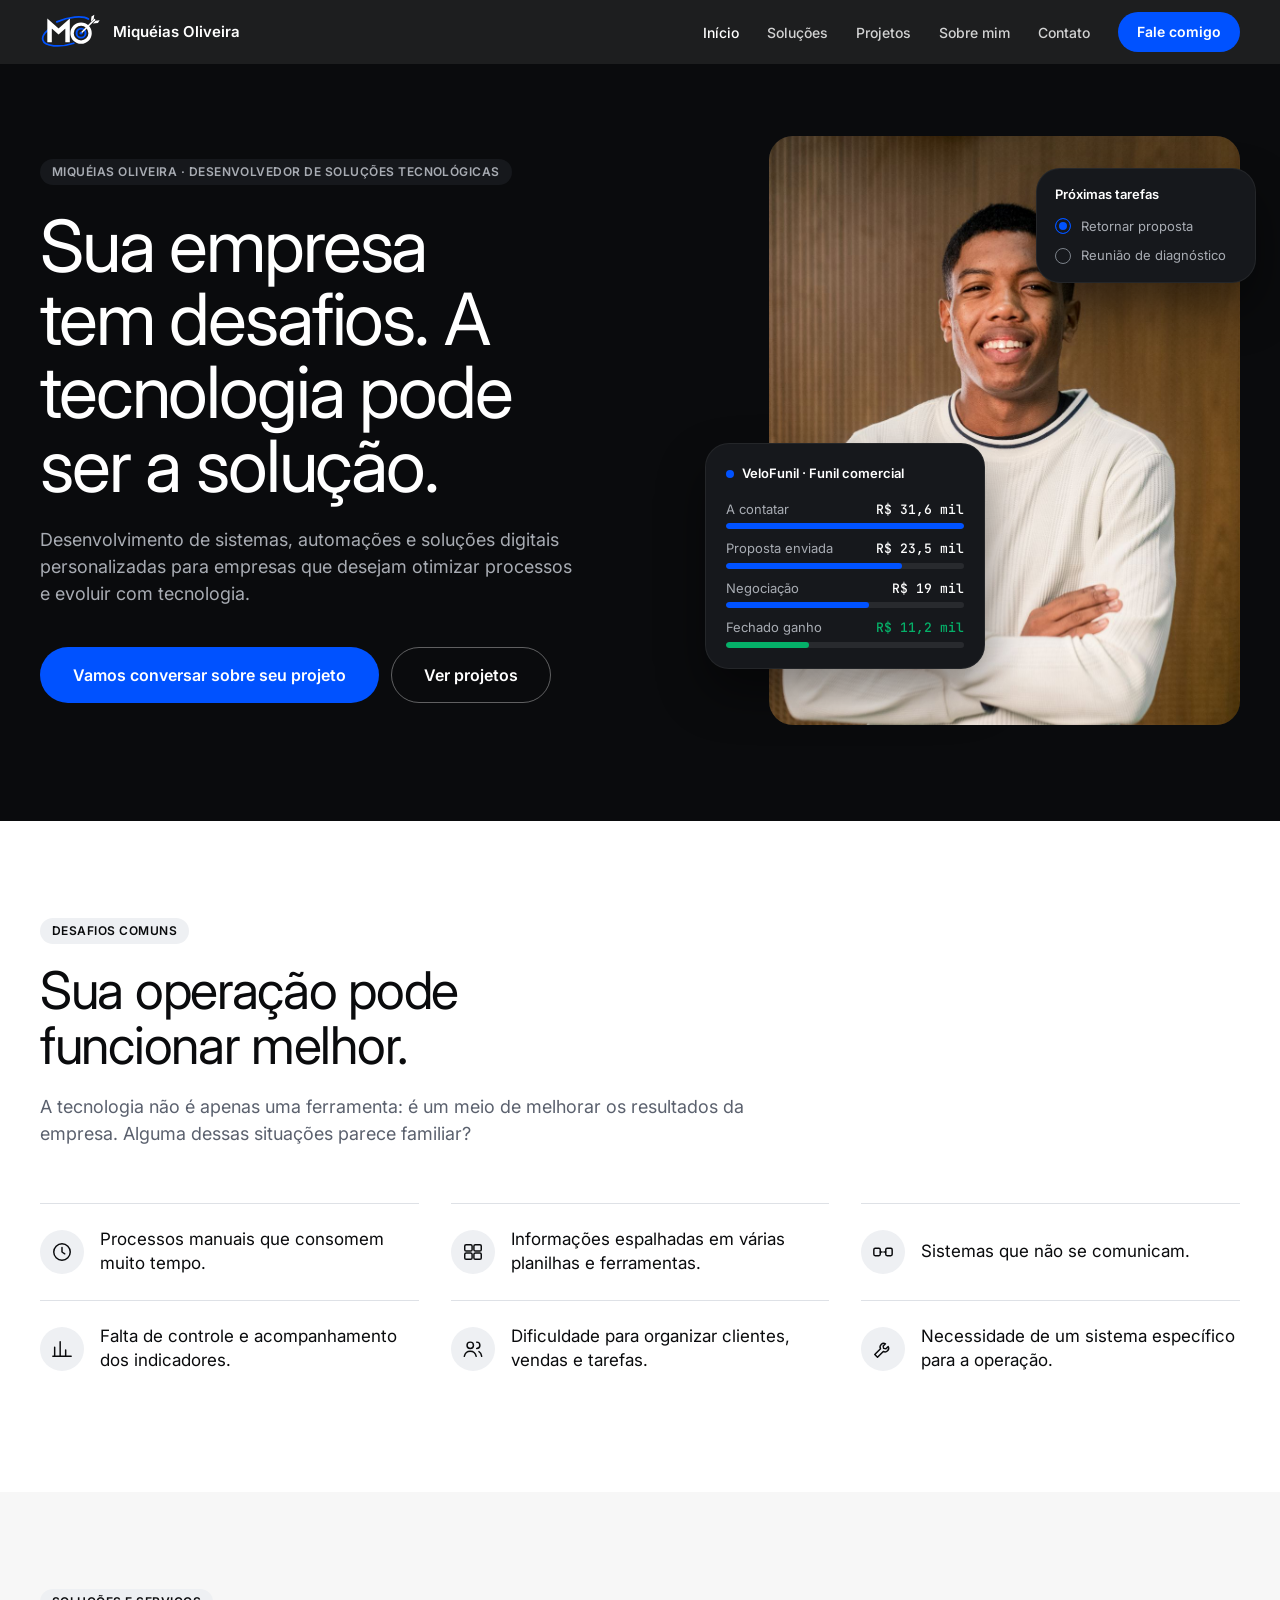
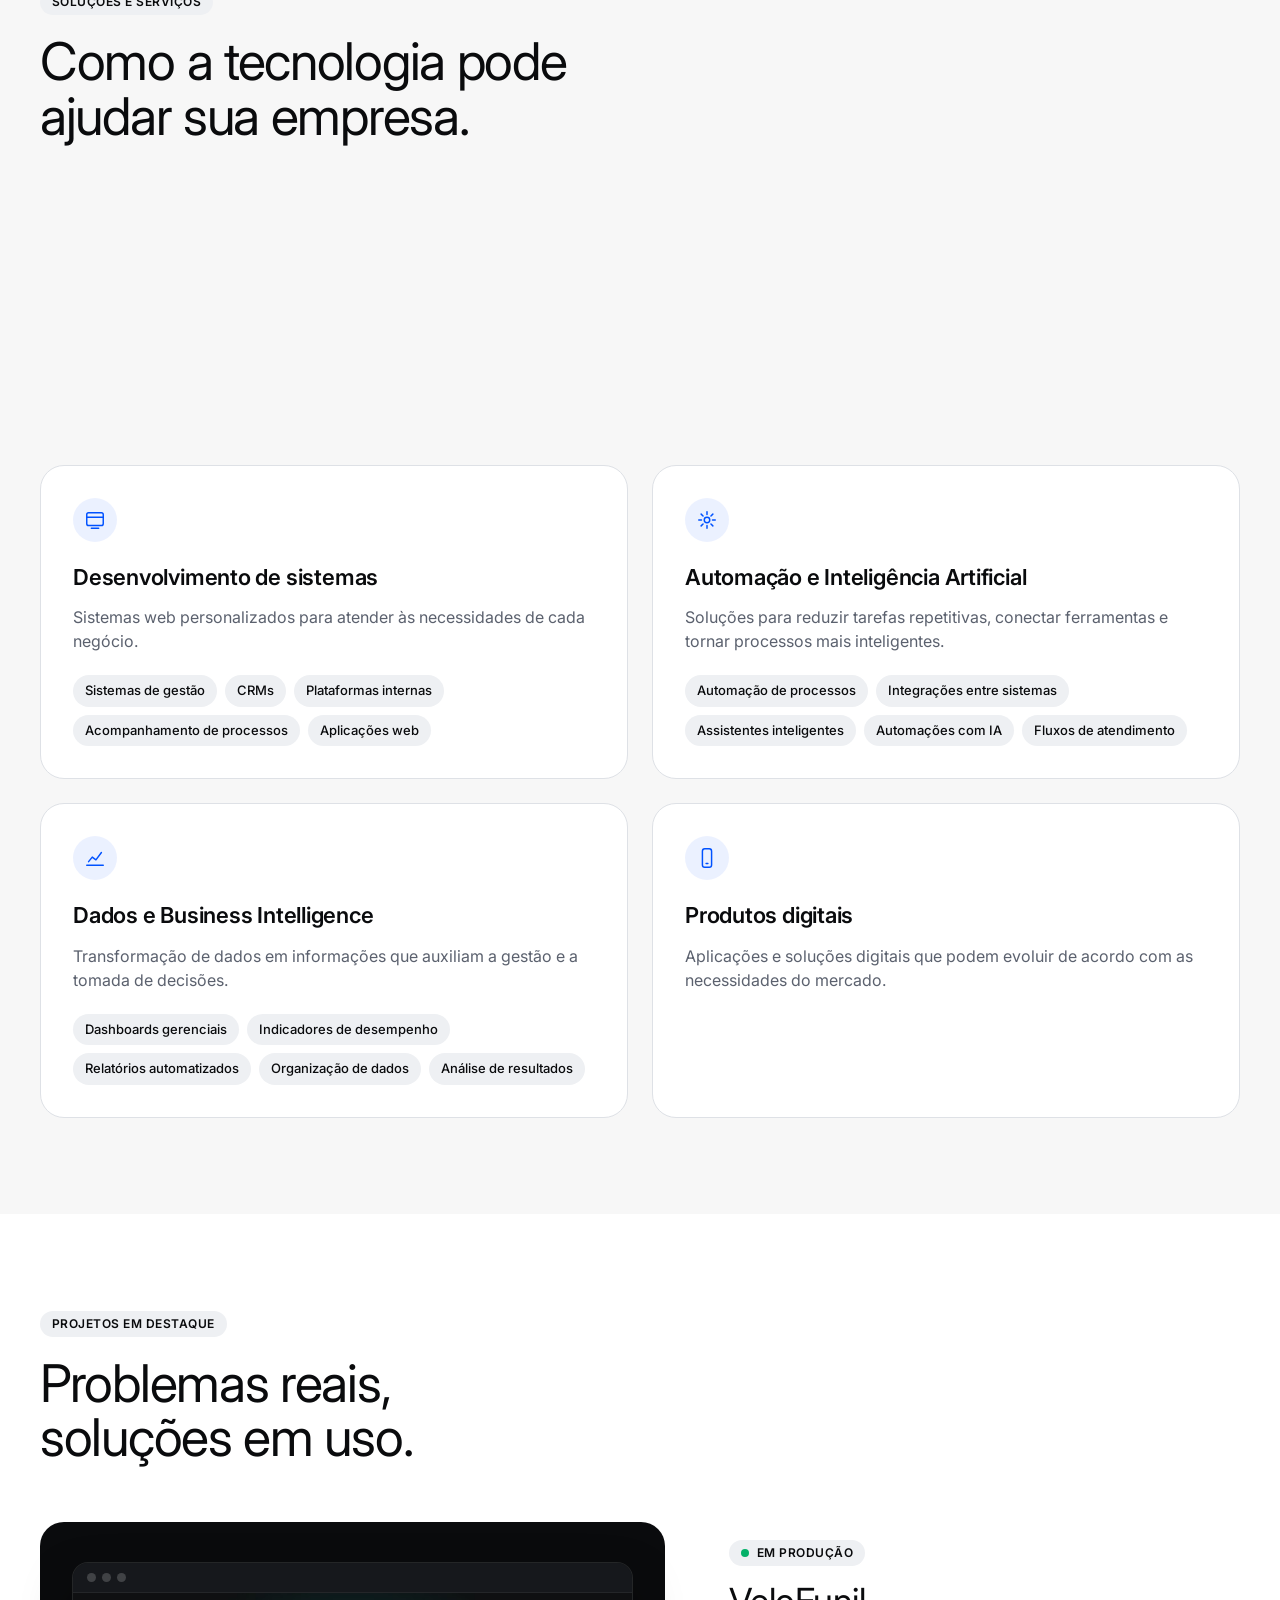
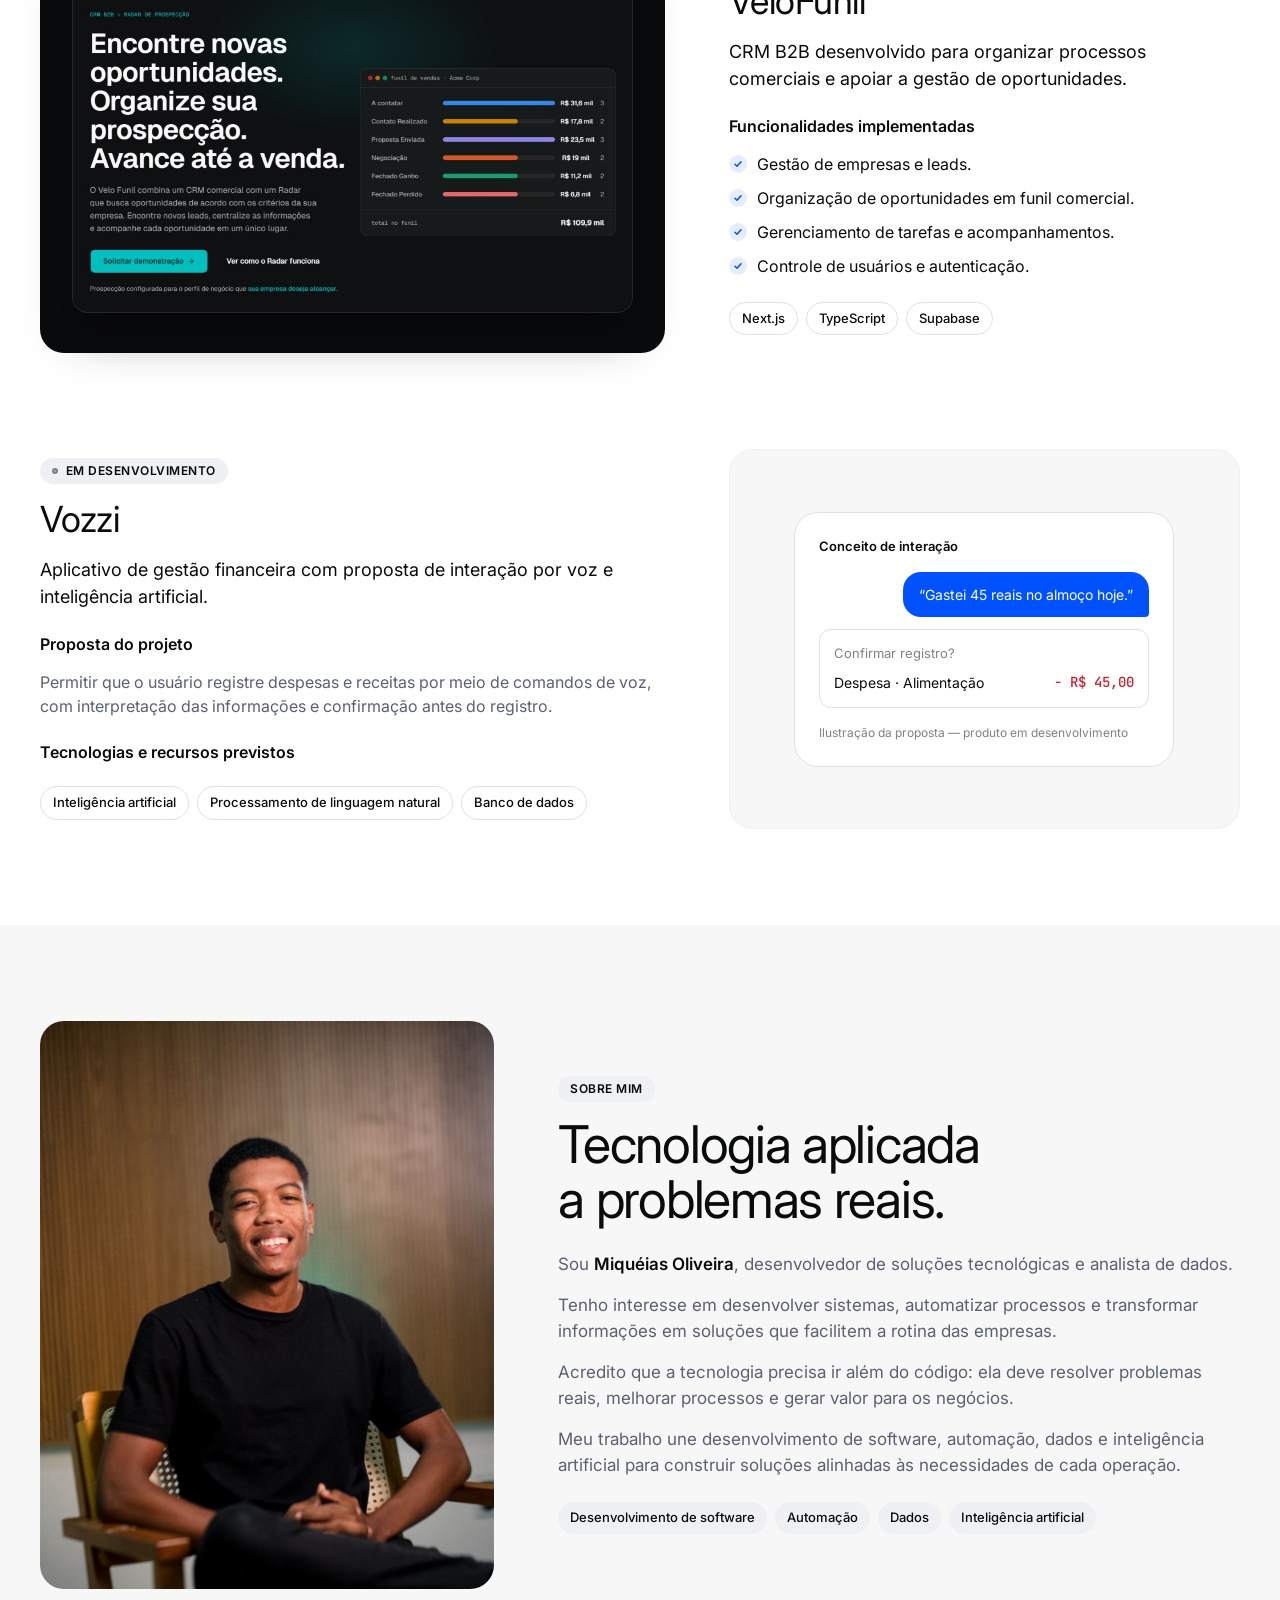
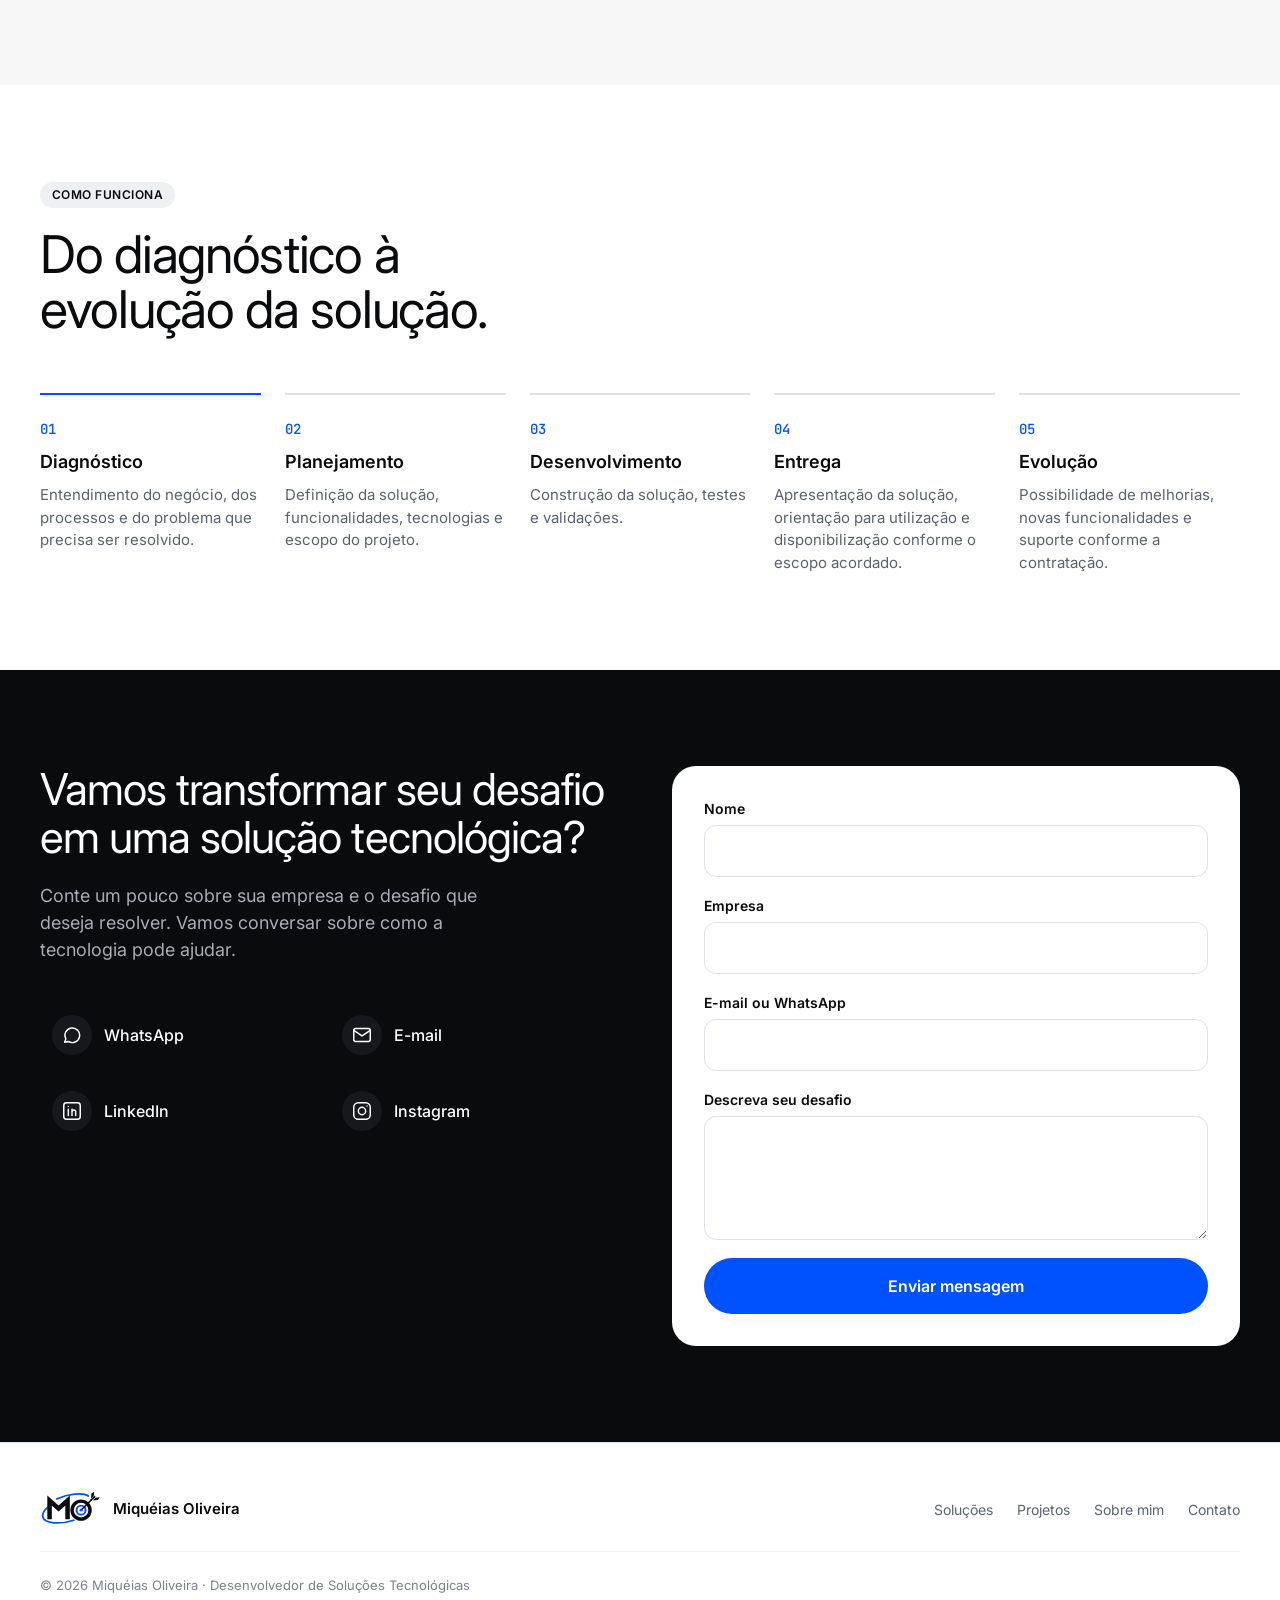
<file: index.html>
<!doctype html>
<html lang="pt-BR">
<head>
  <meta charset="utf-8">
  <meta name="viewport" content="width=device-width, initial-scale=1">
  <title>Miquéias Oliveira — Desenvolvedor de Soluções Tecnológicas</title>
  <meta name="description" content="Desenvolvimento de sistemas, automações e soluções digitais personalizadas para empresas que desejam otimizar processos e evoluir com tecnologia.">
  <link rel="canonical" href="https://miqueiasoliveira.netlify.app/">
  <meta name="author" content="Miquéias Oliveira">
  <meta name="theme-color" content="#0a0b0d">

  <!-- Prévia ao compartilhar (WhatsApp, LinkedIn, Instagram, X) -->
  <meta property="og:type" content="website">
  <meta property="og:site_name" content="Miquéias Oliveira">
  <meta property="og:locale" content="pt_BR">
  <meta property="og:url" content="https://miqueiasoliveira.netlify.app/">
  <meta property="og:title" content="Miquéias Oliveira — Desenvolvedor de Soluções Tecnológicas">
  <meta property="og:description" content="Sistemas, automações, dados e IA para resolver desafios reais da sua empresa.">
  <meta property="og:image" content="https://miqueiasoliveira.netlify.app/assets/img/og-image.jpg">
  <meta property="og:image:width" content="1200">
  <meta property="og:image:height" content="630">
  <meta property="og:image:alt" content="Miquéias Oliveira — Sua empresa tem desafios. A tecnologia pode ser a solução.">
  <meta name="twitter:card" content="summary_large_image">
  <meta name="twitter:title" content="Miquéias Oliveira — Desenvolvedor de Soluções Tecnológicas">
  <meta name="twitter:description" content="Sistemas, automações, dados e IA para resolver desafios reais da sua empresa.">
  <meta name="twitter:image" content="https://miqueiasoliveira.netlify.app/assets/img/og-image.jpg">

  <!-- Dados estruturados para buscadores -->
  <script type="application/ld+json">
  {
    "@context": "https://schema.org",
    "@type": "ProfessionalService",
    "name": "Miquéias Oliveira — Desenvolvimento de Soluções Tecnológicas",
    "url": "https://miqueiasoliveira.netlify.app/",
    "image": "https://miqueiasoliveira.netlify.app/assets/img/og-image.jpg",
    "description": "Desenvolvimento de sistemas, automações e soluções digitais personalizadas para empresas.",
    "email": "dmiqueias635@gmail.com",
    "telephone": "+55 71 98170-5860",
    "areaServed": "BR",
    "founder": {
      "@type": "Person",
      "name": "Miquéias Oliveira",
      "jobTitle": "Desenvolvedor de Soluções Tecnológicas",
      "sameAs": [
        "https://www.linkedin.com/in/miqu%C3%A9ias-oliveira-305495248/",
        "https://www.instagram.com/miqueias_dev/"
      ]
    }
  }
  </script>
  <link rel="icon" href="assets/favicon.svg" type="image/svg+xml">
  <link rel="preconnect" href="https://fonts.googleapis.com">
  <link rel="preconnect" href="https://fonts.gstatic.com" crossorigin>
  <link href="https://fonts.googleapis.com/css2?family=Inter:wght@400;500;600;700&family=JetBrains+Mono:wght@500&display=swap" rel="stylesheet">
  <link rel="stylesheet" href="styles.css">
  <!-- Google Analytics 4 — carrega só no domínio de produção, para testes locais não entrarem nas métricas -->
  <script>
    window.dataLayer = window.dataLayer || [];
    function gtag() { dataLayer.push(arguments); }
    if (location.hostname === "miqueiasoliveira.netlify.app") {
      const ga = document.createElement("script");
      ga.async = true;
      ga.src = "https://www.googletagmanager.com/gtag/js?id=G-YJMD4ZSSD9";
      document.head.appendChild(ga);
      gtag("js", new Date());
      gtag("config", "G-YJMD4ZSSD9");
    }
  </script>
</head>
<body>

  <!-- Logo MO: letras em currentColor (claro/escuro), alvo e órbita em azul -->
  <svg width="0" height="0" style="position:absolute" aria-hidden="true">
    <symbol id="logo" viewBox="0 0 112 64">
      <path d="M60 52 C 36 60, 8 58, 5 46 C 3 38, 12 28, 24 22" fill="none" stroke="#0052ff" stroke-width="3.2" stroke-linecap="round"/>
      <path d="M30 14 C 50 5, 76 2, 86 9" fill="none" stroke="#0052ff" stroke-width="3.2" stroke-linecap="round"/>
      <path d="M17 50 V17 L33 31 L49 17 V50" fill="none" stroke="currentColor" stroke-width="8"/>
      <circle cx="73" cy="34" r="16" fill="none" stroke="currentColor" stroke-width="6"/>
      <circle cx="73" cy="34" r="8" fill="none" stroke="#0052ff" stroke-width="3.5"/>
      <circle cx="73" cy="34" r="2.6" fill="#0052ff"/>
      <path d="M75 32 L97 10" stroke="currentColor" stroke-width="2.6" stroke-linecap="round"/>
      <path d="M90.5 13.5 L91.5 4.5 L96.5 1.5 L95.5 9 Z M94 17 L103 16 L106 11 L98.5 12 Z" fill="currentColor"/>
    </symbol>
  </svg>

  <!-- ===== Navegação ===== -->
  <header class="nav" id="nav">
    <div class="container nav__inner">
      <a href="#inicio" class="nav__brand" aria-label="Miquéias Oliveira — início">
        <svg class="nav__logo" aria-hidden="true"><use href="#logo"/></svg>
        <span>Miquéias Oliveira</span>
      </a>
      <nav class="nav__menu" id="menu" aria-label="Menu principal">
        <a href="#inicio">Início</a>
        <a href="#solucoes">Soluções</a>
        <a href="#projetos">Projetos</a>
        <a href="#sobre">Sobre mim</a>
        <a href="#contato">Contato</a>
        <a href="#contato" class="btn btn--primary nav__cta" data-track="cta-menu">Fale comigo</a>
      </nav>
      <button class="nav__toggle" id="menuToggle" aria-label="Abrir menu" aria-expanded="false" aria-controls="menu">
        <span></span><span></span>
      </button>
    </div>
  </header>

  <main>

    <!-- ===== Hero ===== -->
    <section class="hero" id="inicio">
      <video class="hero__video" autoplay muted loop playsinline preload="metadata" aria-hidden="true">
        <source src="https://d8j0ntlcm91z4.cloudfront.net/user_38xzZboKViGWJOttwIXH07lWA1P/hf_20260508_215831_c6a8989c-d716-4d8d-8745-e972a2eec711.mp4" type="video/mp4">
      </video>
      <div class="container hero__grid">
        <div class="hero__text">
          <span class="badge badge--dark">Miquéias Oliveira · Desenvolvedor de Soluções Tecnológicas</span>
          <h1 class="display-mega">Sua empresa tem desafios. A tecnologia pode ser a solução.</h1>
          <p class="hero__sub">Desenvolvimento de sistemas, automações e soluções digitais personalizadas para empresas que desejam otimizar processos e evoluir com tecnologia.</p>
          <div class="hero__actions">
            <a href="#contato" class="btn btn--primary btn--lg" data-track="cta-hero">Vamos conversar sobre seu projeto</a>
            <a href="#projetos" class="btn btn--outline-dark btn--lg">Ver projetos</a>
          </div>
        </div>

        <div class="hero__visual">
          <figure class="hero__photo">
            <img src="assets/img/miqueias-hero.jpg" alt="Miquéias Oliveira sorrindo, de braços cruzados" width="1000" height="1500" fetchpriority="high">
          </figure>

          <!-- Mockup VeloFunil: funil -->
          <div class="ui-card ui-card--funnel" aria-hidden="true">
            <div class="ui-card__head">
              <span class="ui-dot"></span><span class="ui-card__title">VeloFunil · Funil comercial</span>
            </div>
            <div class="funnel">
              <div class="funnel__col"><span class="funnel__label">A contatar</span><span class="mono">R$ 31,6 mil</span><i style="--w:100%"></i></div>
              <div class="funnel__col"><span class="funnel__label">Proposta enviada</span><span class="mono">R$ 23,5 mil</span><i style="--w:74%"></i></div>
              <div class="funnel__col"><span class="funnel__label">Negociação</span><span class="mono">R$ 19 mil</span><i style="--w:60%"></i></div>
              <div class="funnel__col"><span class="funnel__label">Fechado ganho</span><span class="mono up">R$ 11,2 mil</span><i style="--w:35%" class="is-won"></i></div>
            </div>
          </div>

          <!-- Mockup VeloFunil: tarefas -->
          <div class="ui-card ui-card--tasks" aria-hidden="true">
            <span class="ui-card__title">Próximas tarefas</span>
            <ul class="tasks">
              <li><span class="check is-done"></span>Retornar proposta</li>
              <li><span class="check"></span>Reunião de diagnóstico</li>
            </ul>
          </div>
        </div>
      </div>
    </section>

    <!-- ===== Problemas ===== -->
    <section class="section" id="problemas">
      <div class="container">
        <header class="section__head">
          <span class="badge">Desafios comuns</span>
          <h2 class="display-lg">Sua operação pode funcionar melhor.</h2>
          <p class="section__lead">A tecnologia não é apenas uma ferramenta: é um meio de melhorar os resultados da empresa. Alguma dessas situações parece familiar?</p>
        </header>
        <ul class="problems">
          <li class="problem">
            <span class="icon-plate"><svg viewBox="0 0 24 24"><circle cx="12" cy="12" r="9"/><path d="M12 7v5l3 2"/></svg></span>
            <p>Processos manuais que consomem muito tempo.</p>
          </li>
          <li class="problem">
            <span class="icon-plate"><svg viewBox="0 0 24 24"><rect x="3" y="4" width="8" height="7" rx="1.5"/><rect x="13" y="4" width="8" height="7" rx="1.5"/><rect x="3" y="13" width="8" height="7" rx="1.5"/><rect x="13" y="13" width="8" height="7" rx="1.5"/></svg></span>
            <p>Informações espalhadas em várias planilhas e ferramentas.</p>
          </li>
          <li class="problem">
            <span class="icon-plate"><svg viewBox="0 0 24 24"><rect x="2" y="8" width="7" height="8" rx="1.5"/><rect x="15" y="8" width="7" height="8" rx="1.5"/><path d="M9 12h2M13 12h2"/></svg></span>
            <p>Sistemas que não se comunicam.</p>
          </li>
          <li class="problem">
            <span class="icon-plate"><svg viewBox="0 0 24 24"><path d="M4 20V10M10 20V4M16 20v-7M22 20H2"/></svg></span>
            <p>Falta de controle e acompanhamento dos indicadores.</p>
          </li>
          <li class="problem">
            <span class="icon-plate"><svg viewBox="0 0 24 24"><circle cx="9" cy="8" r="3.5"/><path d="M2.5 20c.8-3.5 3.4-5.5 6.5-5.5s5.7 2 6.5 5.5"/><path d="M16 4.5a3.5 3.5 0 0 1 0 7M18.5 14.8c1.6.8 2.6 2.6 3 5.2"/></svg></span>
            <p>Dificuldade para organizar clientes, vendas e tarefas.</p>
          </li>
          <li class="problem">
            <span class="icon-plate"><svg viewBox="0 0 24 24"><path d="M14.7 6.3a4 4 0 0 0-5.4 5.4L3 18l3 3 6.3-6.3a4 4 0 0 0 5.4-5.4l-2.5 2.5-2.5-.5-.5-2.5z"/></svg></span>
            <p>Necessidade de um sistema específico para a operação.</p>
          </li>
        </ul>
      </div>
    </section>

    <!-- ===== Soluções ===== -->
    <section class="section section--soft section--hands" id="solucoes">
      <canvas class="hands-bg" id="handsCanvas" aria-hidden="true"></canvas>
      <div class="container">
        <header class="section__head">
          <span class="badge">Soluções e serviços</span>
          <h2 class="display-lg">Como a tecnologia pode ajudar sua empresa.</h2>
        </header>
        <div class="hands-band" aria-hidden="true"></div>
        <div class="services">
          <article class="card service">
            <span class="icon-plate icon-plate--blue"><svg viewBox="0 0 24 24"><rect x="3" y="4" width="18" height="14" rx="2"/><path d="M3 9h18M8 21h8"/></svg></span>
            <h3 class="title-lg">Desenvolvimento de sistemas</h3>
            <p>Sistemas web personalizados para atender às necessidades de cada negócio.</p>
            <ul class="chips"><li>Sistemas de gestão</li><li>CRMs</li><li>Plataformas internas</li><li>Acompanhamento de processos</li><li>Aplicações web</li></ul>
          </article>
          <article class="card service">
            <span class="icon-plate icon-plate--blue"><svg viewBox="0 0 24 24"><path d="M12 3v3M12 18v3M3 12h3M18 12h3M5.6 5.6l2.1 2.1M16.3 16.3l2.1 2.1M5.6 18.4l2.1-2.1M16.3 7.7l2.1-2.1"/><circle cx="12" cy="12" r="3"/></svg></span>
            <h3 class="title-lg">Automação e Inteligência Artificial</h3>
            <p>Soluções para reduzir tarefas repetitivas, conectar ferramentas e tornar processos mais inteligentes.</p>
            <ul class="chips"><li>Automação de processos</li><li>Integrações entre sistemas</li><li>Assistentes inteligentes</li><li>Automações com IA</li><li>Fluxos de atendimento</li></ul>
          </article>
          <article class="card service">
            <span class="icon-plate icon-plate--blue"><svg viewBox="0 0 24 24"><path d="M3 20h18"/><path d="M5 16l4-5 4 3 6-8"/></svg></span>
            <h3 class="title-lg">Dados e Business Intelligence</h3>
            <p>Transformação de dados em informações que auxiliam a gestão e a tomada de decisões.</p>
            <ul class="chips"><li>Dashboards gerenciais</li><li>Indicadores de desempenho</li><li>Relatórios automatizados</li><li>Organização de dados</li><li>Análise de resultados</li></ul>
          </article>
          <article class="card service">
            <span class="icon-plate icon-plate--blue"><svg viewBox="0 0 24 24"><rect x="7" y="2" width="10" height="20" rx="2.5"/><path d="M11 18h2"/></svg></span>
            <h3 class="title-lg">Produtos digitais</h3>
            <p>Aplicações e soluções digitais que podem evoluir de acordo com as necessidades do mercado.</p>
          </article>
        </div>
      </div>
    </section>

    <!-- ===== Projetos ===== -->
    <section class="section" id="projetos">
      <div class="container">
        <header class="section__head">
          <span class="badge">Projetos em destaque</span>
          <h2 class="display-lg">Problemas reais, soluções em uso.</h2>
        </header>

        <!-- VeloFunil -->
        <article class="project">
          <figure class="project__visual project__visual--shot">
            <div class="browser">
              <div class="browser__bar" aria-hidden="true"><span></span><span></span><span></span></div>
              <img src="assets/img/velofunil.jpg" alt="Página do VeloFunil com o funil de vendas mostrando oportunidades por etapa" width="980" height="560" loading="lazy">
            </div>
          </figure>
          <div class="project__body">
            <span class="status status--live">Em produção</span>
            <h3 class="display-sm">VeloFunil</h3>
            <p class="project__lead">CRM B2B desenvolvido para organizar processos comerciais e apoiar a gestão de oportunidades.</p>
            <h4 class="title-sm">Funcionalidades implementadas</h4>
            <ul class="checklist">
              <li>Gestão de empresas e leads.</li>
              <li>Organização de oportunidades em funil comercial.</li>
              <li>Gerenciamento de tarefas e acompanhamentos.</li>
              <li>Controle de usuários e autenticação.</li>
            </ul>
            <ul class="chips chips--tech"><li>Next.js</li><li>TypeScript</li><li>Supabase</li></ul>
          </div>
        </article>

        <!-- Vozzi -->
        <article class="project project--reverse">
          <div class="project__visual project__visual--soft" aria-hidden="true">
            <div class="ui-card ui-card--light ui-card--voice">
              <span class="ui-card__title">Conceito de interação</span>
              <div class="voice">
                <div class="voice__bubble">“Gastei 45 reais no almoço hoje.”</div>
                <div class="voice__confirm">
                  <span class="caption">Confirmar registro?</span>
                  <div class="voice__row"><span>Despesa · Alimentação</span><span class="mono down">− R$ 45,00</span></div>
                </div>
              </div>
              <span class="ui-card__note">Ilustração da proposta — produto em desenvolvimento</span>
            </div>
          </div>
          <div class="project__body">
            <span class="status status--dev">Em desenvolvimento</span>
            <h3 class="display-sm">Vozzi</h3>
            <p class="project__lead">Aplicativo de gestão financeira com proposta de interação por voz e inteligência artificial.</p>
            <h4 class="title-sm">Proposta do projeto</h4>
            <p>Permitir que o usuário registre despesas e receitas por meio de comandos de voz, com interpretação das informações e confirmação antes do registro.</p>
            <h4 class="title-sm">Tecnologias e recursos previstos</h4>
            <ul class="chips chips--tech"><li>Inteligência artificial</li><li>Processamento de linguagem natural</li><li>Banco de dados</li></ul>
          </div>
        </article>
      </div>
    </section>

    <!-- ===== Sobre mim ===== -->
    <section class="section section--soft" id="sobre">
      <div class="container about">
        <figure class="about__photo">
          <img src="assets/img/miqueias-sobre.jpg" alt="Miquéias Oliveira sentado em uma poltrona, sorrindo" width="1000" height="1500" loading="lazy">
        </figure>
        <div class="about__text">
          <span class="badge">Sobre mim</span>
          <h2 class="display-lg">Tecnologia aplicada a problemas reais.</h2>
          <p>Sou <strong>Miquéias Oliveira</strong>, desenvolvedor de soluções tecnológicas e analista de dados.</p>
          <p>Tenho interesse em desenvolver sistemas, automatizar processos e transformar informações em soluções que facilitem a rotina das empresas.</p>
          <p>Acredito que a tecnologia precisa ir além do código: ela deve resolver problemas reais, melhorar processos e gerar valor para os negócios.</p>
          <p>Meu trabalho une desenvolvimento de software, automação, dados e inteligência artificial para construir soluções alinhadas às necessidades de cada operação.</p>
          <ul class="chips"><li>Desenvolvimento de software</li><li>Automação</li><li>Dados</li><li>Inteligência artificial</li></ul>
        </div>
      </div>
    </section>

    <!-- ===== Processo ===== -->
    <section class="section" id="processo">
      <div class="container">
        <header class="section__head">
          <span class="badge">Como funciona</span>
          <h2 class="display-lg">Do diagnóstico à evolução da solução.</h2>
        </header>
        <ol class="steps">
          <li class="step"><span class="step__num mono">01</span><h3 class="title-md">Diagnóstico</h3><p>Entendimento do negócio, dos processos e do problema que precisa ser resolvido.</p></li>
          <li class="step"><span class="step__num mono">02</span><h3 class="title-md">Planejamento</h3><p>Definição da solução, funcionalidades, tecnologias e escopo do projeto.</p></li>
          <li class="step"><span class="step__num mono">03</span><h3 class="title-md">Desenvolvimento</h3><p>Construção da solução, testes e validações.</p></li>
          <li class="step"><span class="step__num mono">04</span><h3 class="title-md">Entrega</h3><p>Apresentação da solução, orientação para utilização e disponibilização conforme o escopo acordado.</p></li>
          <li class="step"><span class="step__num mono">05</span><h3 class="title-md">Evolução</h3><p>Possibilidade de melhorias, novas funcionalidades e suporte conforme a contratação.</p></li>
        </ol>
      </div>
    </section>

    <!-- ===== Contato ===== -->
    <section class="contact" id="contato">
      <div class="container contact__grid">
        <div class="contact__text">
          <h2 class="display-md">Vamos transformar seu desafio em uma solução tecnológica?</h2>
          <p>Conte um pouco sobre sua empresa e o desafio que deseja resolver. Vamos conversar sobre como a tecnologia pode ajudar.</p>
          <ul class="channels">
            <li><a href="https://wa.me/5571981705860" target="_blank" rel="noopener" data-track="whatsapp">
              <span class="icon-plate icon-plate--dark"><svg viewBox="0 0 24 24"><path d="M4 20l1.3-3.9A8 8 0 1 1 8 19z"/></svg></span>WhatsApp</a></li>
            <li><a href="mailto:dmiqueias635@gmail.com" data-track="email">
              <span class="icon-plate icon-plate--dark"><svg viewBox="0 0 24 24"><rect x="3" y="5" width="18" height="14" rx="2"/><path d="M3 7l9 6 9-6"/></svg></span>E-mail</a></li>
            <li><a href="https://www.linkedin.com/in/miqu%C3%A9ias-oliveira-305495248/" target="_blank" rel="noopener" data-track="linkedin">
              <span class="icon-plate icon-plate--dark"><svg viewBox="0 0 24 24"><rect x="3" y="3" width="18" height="18" rx="3"/><path d="M8 10v7M8 7v.01M12 17v-4a2 2 0 0 1 4 0v4M12 10v7"/></svg></span>LinkedIn</a></li>
            <li><a href="https://www.instagram.com/miqueias_dev/" target="_blank" rel="noopener" data-track="instagram">
              <span class="icon-plate icon-plate--dark"><svg viewBox="0 0 24 24"><rect x="3" y="3" width="18" height="18" rx="5"/><circle cx="12" cy="12" r="4"/><path d="M17.5 6.5v.01"/></svg></span>Instagram</a></li>
          </ul>
        </div>

        <form class="form" id="contactForm" name="contato" method="POST" data-netlify="true" netlify-honeypot="bot-field" novalidate>
          <input type="hidden" name="form-name" value="contato">
          <p class="form__honeypot" aria-hidden="true">
            <label>Não preencha este campo: <input name="bot-field" tabindex="-1" autocomplete="off"></label>
          </p>
          <div class="field">
            <label for="nome">Nome</label>
            <input id="nome" name="nome" type="text" autocomplete="name" required>
          </div>
          <div class="field">
            <label for="empresa">Empresa</label>
            <input id="empresa" name="empresa" type="text" autocomplete="organization">
          </div>
          <div class="field">
            <label for="contatoInput">E-mail ou WhatsApp</label>
            <input id="contatoInput" name="contato" type="text" autocomplete="email" required>
          </div>
          <div class="field">
            <label for="desafio">Descreva seu desafio</label>
            <textarea id="desafio" name="desafio" rows="4" required></textarea>
          </div>
          <button type="submit" class="btn btn--primary btn--lg btn--block" id="formSubmit">Enviar mensagem</button>
          <p class="form__status" id="formStatus" role="status"></p>
          <a class="btn btn--whatsapp btn--block" id="formWhatsapp" target="_blank" rel="noopener" data-track="whatsapp-form" hidden>Continuar no WhatsApp</a>
        </form>
      </div>
    </section>
  </main>

  <footer class="footer">
    <div class="container footer__inner">
      <a href="#inicio" class="nav__brand"><svg class="nav__logo" aria-hidden="true"><use href="#logo"/></svg><span>Miquéias Oliveira</span></a>
      <nav class="footer__links" aria-label="Rodapé">
        <a href="#solucoes">Soluções</a><a href="#projetos">Projetos</a><a href="#sobre">Sobre mim</a><a href="#contato">Contato</a>
      </nav>
      <p class="footer__legal">© <span id="year">2026</span> Miquéias Oliveira · Desenvolvedor de Soluções Tecnológicas</p>
    </div>
  </footer>

  <script src="script.js"></script>
  <script src="hands.js"></script>
</body>
</html>
</file>
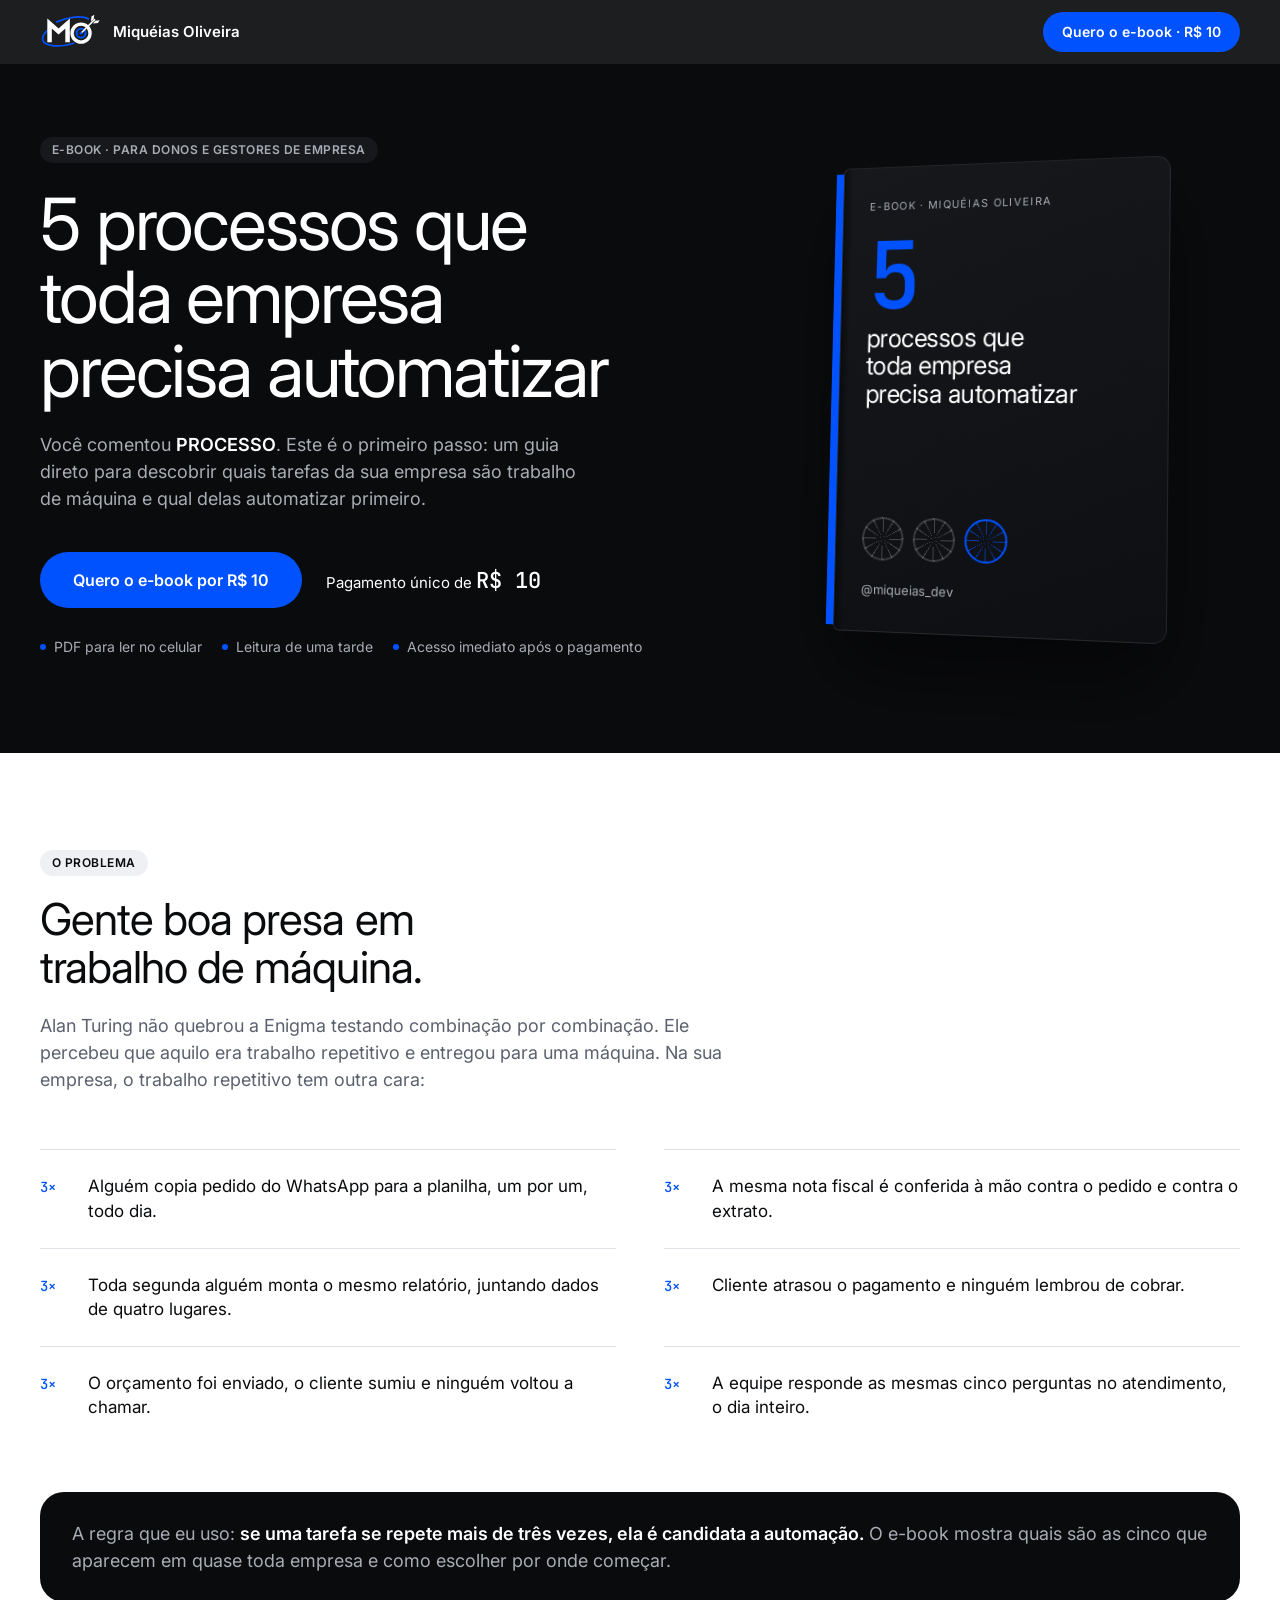
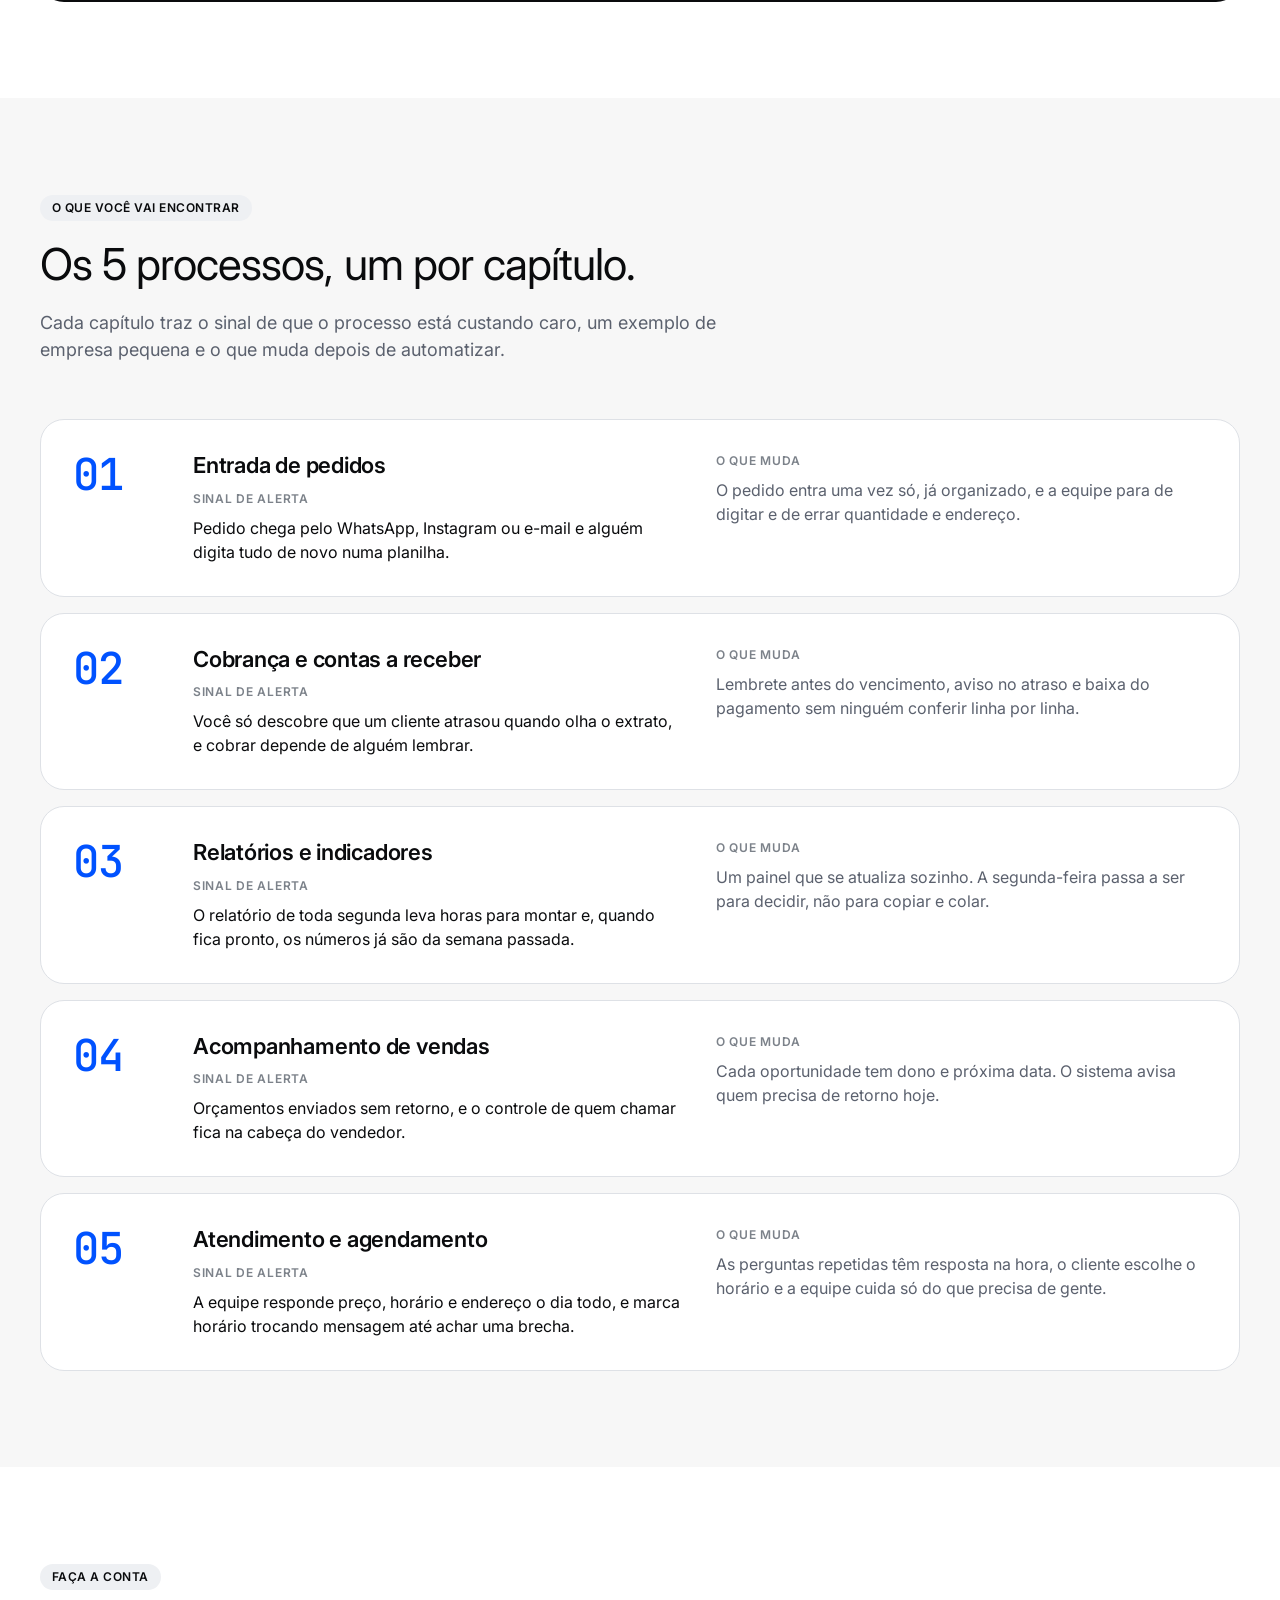
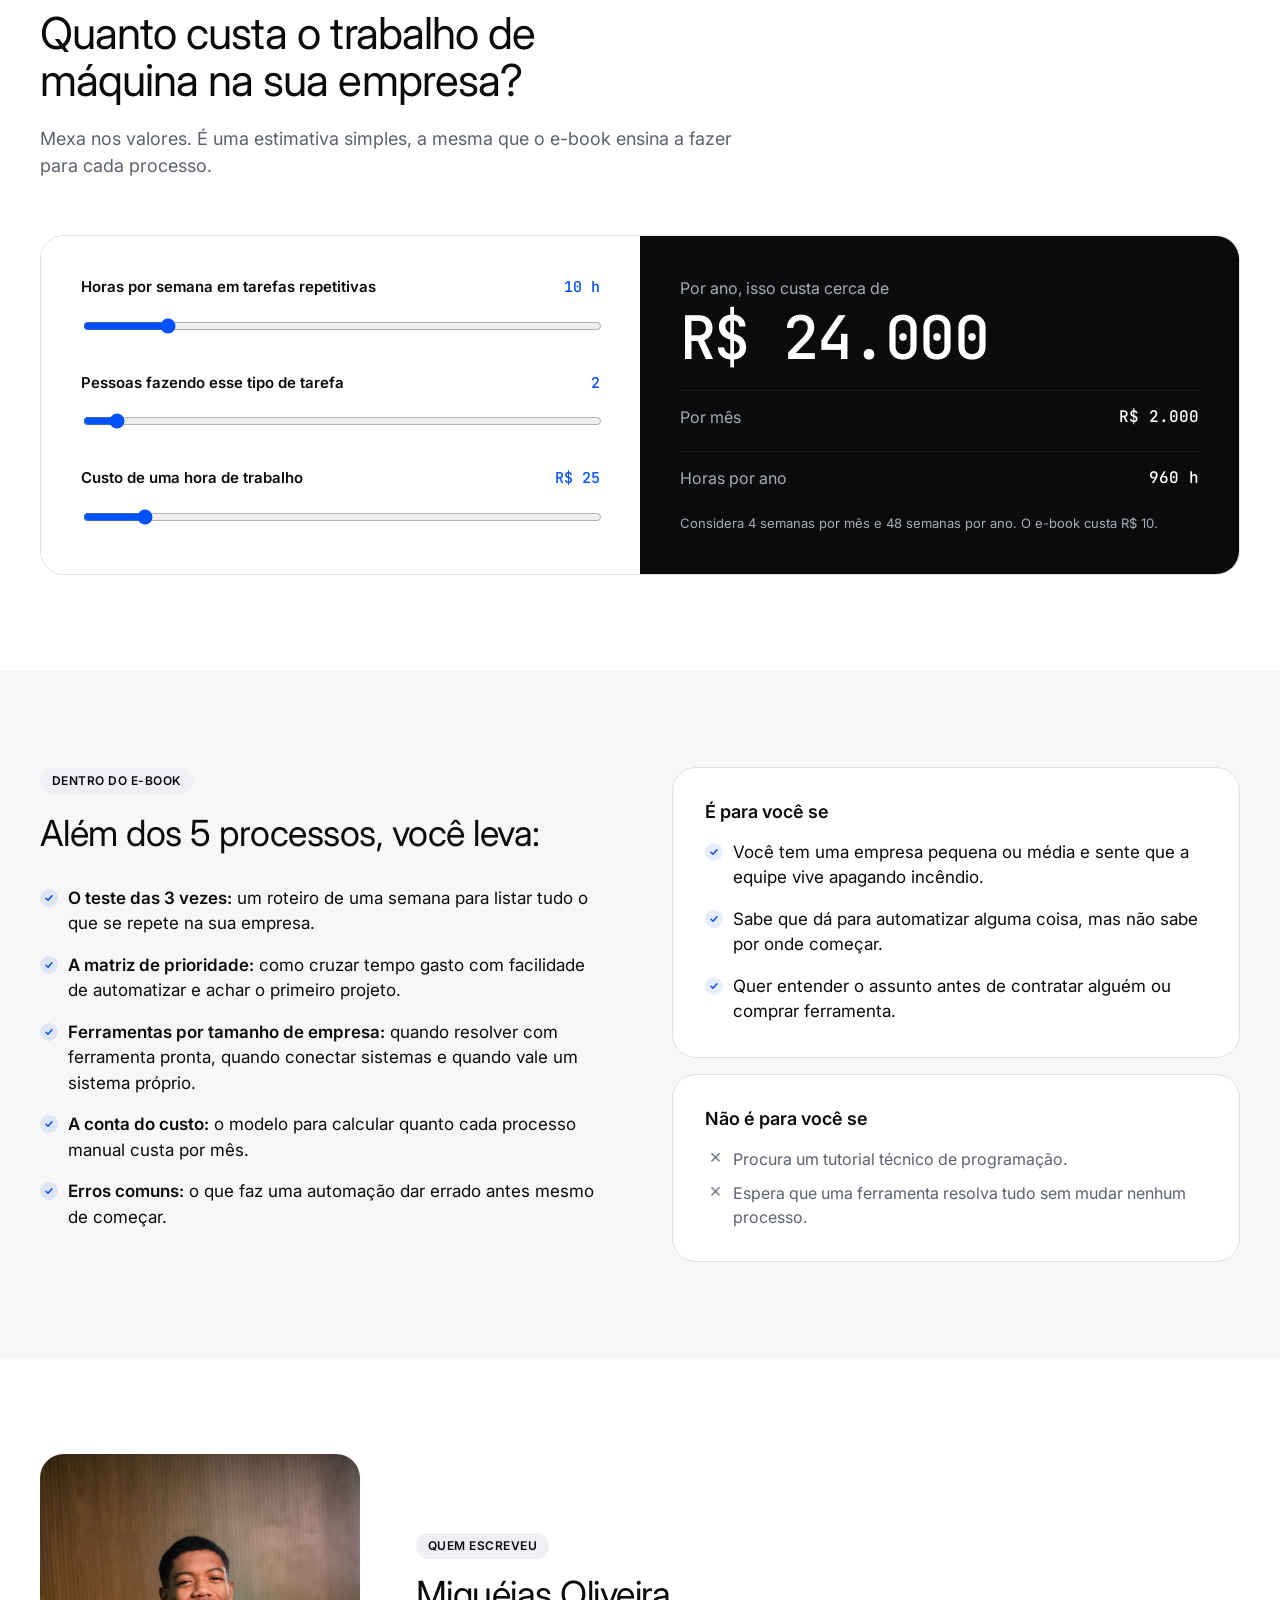
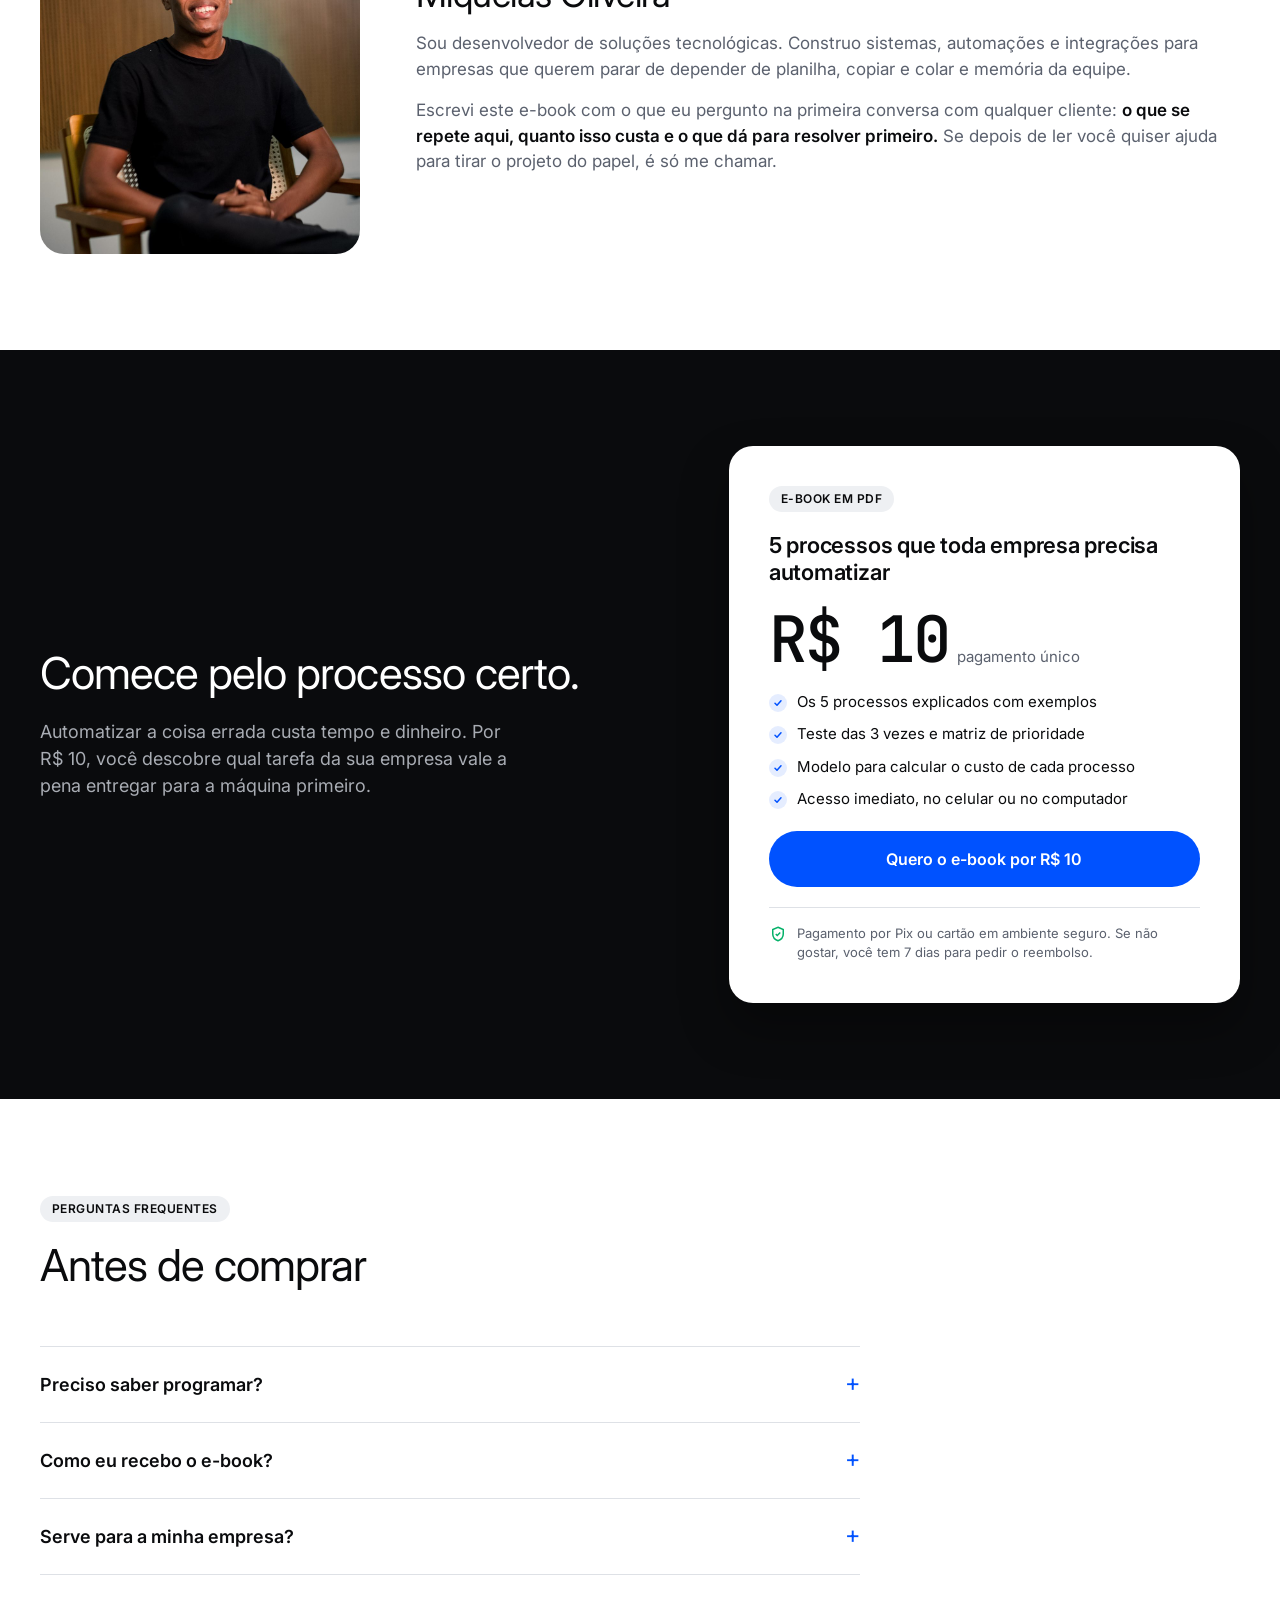
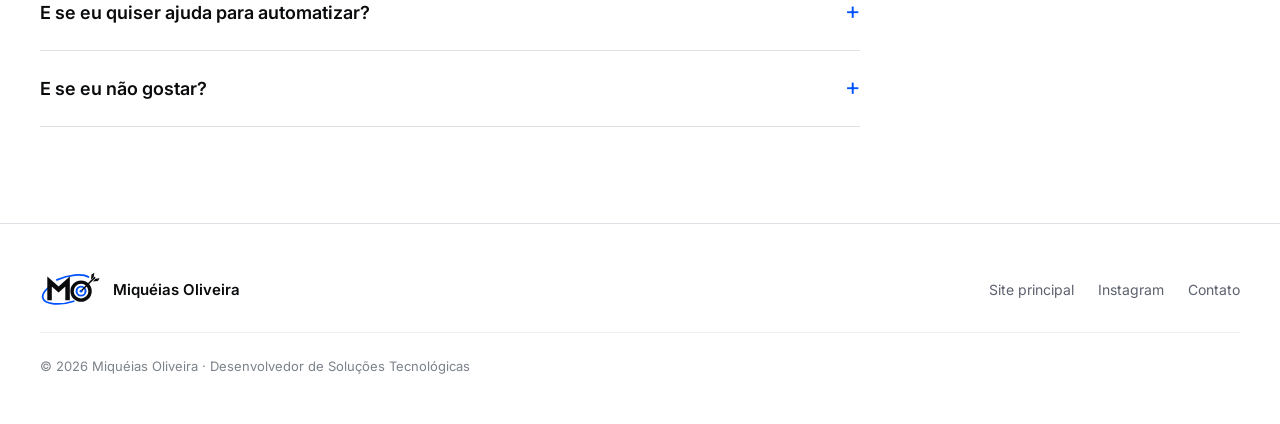
<file: processos/index.html>
<!doctype html>
<html lang="pt-BR">
<head>
  <meta charset="utf-8">
  <meta name="viewport" content="width=device-width, initial-scale=1">
  <title>E-book: 5 processos que toda empresa precisa automatizar — Miquéias Oliveira</title>
  <meta name="description" content="Um guia direto para descobrir quais tarefas da sua empresa são trabalho de máquina e qual automatizar primeiro. E-book por R$ 10.">
  <link rel="canonical" href="https://miqueiasoliveira.netlify.app/processos/">
  <meta name="author" content="Miquéias Oliveira">
  <meta name="theme-color" content="#0a0b0d">

  <meta property="og:type" content="product">
  <meta property="og:site_name" content="Miquéias Oliveira">
  <meta property="og:locale" content="pt_BR">
  <meta property="og:url" content="https://miqueiasoliveira.netlify.app/processos/">
  <meta property="og:title" content="5 processos que toda empresa precisa automatizar — e-book por R$ 10">
  <meta property="og:description" content="Descubra qual tarefa repetitiva da sua empresa automatizar primeiro.">
  <meta property="og:image" content="https://miqueiasoliveira.netlify.app/assets/img/og-image.jpg">
  <meta name="twitter:card" content="summary_large_image">

  <link rel="icon" href="/assets/favicon.svg" type="image/svg+xml">
  <link rel="preconnect" href="https://fonts.googleapis.com">
  <link rel="preconnect" href="https://fonts.gstatic.com" crossorigin>
  <link href="https://fonts.googleapis.com/css2?family=Inter:wght@400;500;600;700&family=JetBrains+Mono:wght@500&display=swap" rel="stylesheet">
  <link rel="stylesheet" href="/styles.css">
  <link rel="stylesheet" href="/processos/processos.css">
  <script>
    window.dataLayer = window.dataLayer || [];
    function gtag() { dataLayer.push(arguments); }
    if (location.hostname === "miqueiasoliveira.netlify.app") {
      const ga = document.createElement("script");
      ga.async = true;
      ga.src = "https://www.googletagmanager.com/gtag/js?id=G-YJMD4ZSSD9";
      document.head.appendChild(ga);
      gtag("js", new Date());
      gtag("config", "G-YJMD4ZSSD9");
    }
  </script>
</head>
<body>

  <svg width="0" height="0" style="position:absolute" aria-hidden="true">
    <symbol id="logo" viewBox="0 0 112 64">
      <path d="M60 52 C 36 60, 8 58, 5 46 C 3 38, 12 28, 24 22" fill="none" stroke="#0052ff" stroke-width="3.2" stroke-linecap="round"/>
      <path d="M30 14 C 50 5, 76 2, 86 9" fill="none" stroke="#0052ff" stroke-width="3.2" stroke-linecap="round"/>
      <path d="M17 50 V17 L33 31 L49 17 V50" fill="none" stroke="currentColor" stroke-width="8"/>
      <circle cx="73" cy="34" r="16" fill="none" stroke="currentColor" stroke-width="6"/>
      <circle cx="73" cy="34" r="8" fill="none" stroke="#0052ff" stroke-width="3.5"/>
      <circle cx="73" cy="34" r="2.6" fill="#0052ff"/>
      <path d="M75 32 L97 10" stroke="currentColor" stroke-width="2.6" stroke-linecap="round"/>
      <path d="M90.5 13.5 L91.5 4.5 L96.5 1.5 L95.5 9 Z M94 17 L103 16 L106 11 L98.5 12 Z" fill="currentColor"/>
    </symbol>
  </svg>

  <header class="nav nav--sales">
    <div class="container nav__inner">
      <a href="/" class="nav__brand" aria-label="Miquéias Oliveira — site principal">
        <svg class="nav__logo" aria-hidden="true"><use href="#logo"/></svg>
        <span>Miquéias Oliveira</span>
      </a>
      <a href="#oferta" class="btn btn--primary nav__cta" data-checkout data-track="checkout-menu">Quero o e-book · R$ 10</a>
    </div>
  </header>

  <main>

    <!-- ===== Hero ===== -->
    <section class="sales-hero">
      <div class="container sales-hero__grid">
        <div>
          <span class="badge badge--dark">E-book · para donos e gestores de empresa</span>
          <h1 class="display-mega">5 processos que toda empresa precisa automatizar</h1>
          <p class="sales-hero__sub">Você comentou <strong style="color:#fff">PROCESSO</strong>. Este é o primeiro passo: um guia direto para descobrir quais tarefas da sua empresa são trabalho de máquina e qual delas automatizar primeiro.</p>
          <div class="sales-hero__actions">
            <a href="#oferta" class="btn btn--primary btn--lg" data-checkout data-track="checkout-hero">Quero o e-book por R$ 10</a>
            <span class="price-inline">Pagamento único de <span class="mono">R$ 10</span></span>
          </div>
          <ul class="sales-meta">
            <li>PDF para ler no celular</li>
            <li>Leitura de uma tarde</li>
            <li>Acesso imediato após o pagamento</li>
          </ul>
        </div>
        <div class="cover-wrap" aria-hidden="true">
          <div class="cover">
            <span class="cover__tag">E-book · Miquéias Oliveira</span>
            <span class="cover__num mono">5</span>
            <span class="cover__title">processos que toda empresa precisa automatizar</span>
            <div class="cover__rotors"><span class="rotor"></span><span class="rotor"></span><span class="rotor"></span></div>
            <span class="cover__author">@miqueias_dev</span>
          </div>
        </div>
      </div>
    </section>

    <!-- ===== Dores ===== -->
    <section class="section">
      <div class="container">
        <div class="section__head reveal">
          <span class="badge">O problema</span>
          <h2 class="display-md">Gente boa presa em trabalho de máquina.</h2>
          <p class="section__lead">Alan Turing não quebrou a Enigma testando combinação por combinação. Ele percebeu que aquilo era trabalho repetitivo e entregou para uma máquina. Na sua empresa, o trabalho repetitivo tem outra cara:</p>
        </div>
        <div class="pains reveal">
          <div class="pain"><span class="pain__count mono">3×</span><p>Alguém copia pedido do WhatsApp para a planilha, um por um, todo dia.</p></div>
          <div class="pain"><span class="pain__count mono">3×</span><p>A mesma nota fiscal é conferida à mão contra o pedido e contra o extrato.</p></div>
          <div class="pain"><span class="pain__count mono">3×</span><p>Toda segunda alguém monta o mesmo relatório, juntando dados de quatro lugares.</p></div>
          <div class="pain"><span class="pain__count mono">3×</span><p>Cliente atrasou o pagamento e ninguém lembrou de cobrar.</p></div>
          <div class="pain"><span class="pain__count mono">3×</span><p>O orçamento foi enviado, o cliente sumiu e ninguém voltou a chamar.</p></div>
          <div class="pain"><span class="pain__count mono">3×</span><p>A equipe responde as mesmas cinco perguntas no atendimento, o dia inteiro.</p></div>
        </div>
        <p class="callout reveal">A regra que eu uso: <strong>se uma tarefa se repete mais de três vezes, ela é candidata a automação.</strong> O e-book mostra quais são as cinco que aparecem em quase toda empresa e como escolher por onde começar.</p>
      </div>
    </section>

    <!-- ===== Os 5 processos ===== -->
    <section class="section section--soft">
      <div class="container">
        <div class="section__head reveal">
          <span class="badge">O que você vai encontrar</span>
          <h2 class="display-md">Os 5 processos, um por capítulo.</h2>
          <p class="section__lead">Cada capítulo traz o sinal de que o processo está custando caro, um exemplo de empresa pequena e o que muda depois de automatizar.</p>
        </div>
        <div class="procs">
          <article class="card proc reveal">
            <span class="proc__num mono">01</span>
            <div>
              <h3 class="title-lg">Entrada de pedidos</h3>
              <p class="proc__sign"><span class="proc__label">Sinal de alerta</span>Pedido chega pelo WhatsApp, Instagram ou e-mail e alguém digita tudo de novo numa planilha.</p>
            </div>
            <p class="proc__change"><span class="proc__label">O que muda</span>O pedido entra uma vez só, já organizado, e a equipe para de digitar e de errar quantidade e endereço.</p>
          </article>
          <article class="card proc reveal">
            <span class="proc__num mono">02</span>
            <div>
              <h3 class="title-lg">Cobrança e contas a receber</h3>
              <p class="proc__sign"><span class="proc__label">Sinal de alerta</span>Você só descobre que um cliente atrasou quando olha o extrato, e cobrar depende de alguém lembrar.</p>
            </div>
            <p class="proc__change"><span class="proc__label">O que muda</span>Lembrete antes do vencimento, aviso no atraso e baixa do pagamento sem ninguém conferir linha por linha.</p>
          </article>
          <article class="card proc reveal">
            <span class="proc__num mono">03</span>
            <div>
              <h3 class="title-lg">Relatórios e indicadores</h3>
              <p class="proc__sign"><span class="proc__label">Sinal de alerta</span>O relatório de toda segunda leva horas para montar e, quando fica pronto, os números já são da semana passada.</p>
            </div>
            <p class="proc__change"><span class="proc__label">O que muda</span>Um painel que se atualiza sozinho. A segunda-feira passa a ser para decidir, não para copiar e colar.</p>
          </article>
          <article class="card proc reveal">
            <span class="proc__num mono">04</span>
            <div>
              <h3 class="title-lg">Acompanhamento de vendas</h3>
              <p class="proc__sign"><span class="proc__label">Sinal de alerta</span>Orçamentos enviados sem retorno, e o controle de quem chamar fica na cabeça do vendedor.</p>
            </div>
            <p class="proc__change"><span class="proc__label">O que muda</span>Cada oportunidade tem dono e próxima data. O sistema avisa quem precisa de retorno hoje.</p>
          </article>
          <article class="card proc reveal">
            <span class="proc__num mono">05</span>
            <div>
              <h3 class="title-lg">Atendimento e agendamento</h3>
              <p class="proc__sign"><span class="proc__label">Sinal de alerta</span>A equipe responde preço, horário e endereço o dia todo, e marca horário trocando mensagem até achar uma brecha.</p>
            </div>
            <p class="proc__change"><span class="proc__label">O que muda</span>As perguntas repetidas têm resposta na hora, o cliente escolhe o horário e a equipe cuida só do que precisa de gente.</p>
          </article>
        </div>
      </div>
    </section>

    <!-- ===== Calculadora ===== -->
    <section class="section">
      <div class="container">
        <div class="section__head reveal">
          <span class="badge">Faça a conta</span>
          <h2 class="display-md">Quanto custa o trabalho de máquina na sua empresa?</h2>
          <p class="section__lead">Mexa nos valores. É uma estimativa simples, a mesma que o e-book ensina a fazer para cada processo.</p>
        </div>
        <div class="calc reveal">
          <div class="calc__inputs">
            <div class="calc__field">
              <label for="horas">Horas por semana em tarefas repetitivas <output class="mono" id="horasOut" for="horas">10 h</output></label>
              <input type="range" id="horas" min="1" max="60" value="10">
            </div>
            <div class="calc__field">
              <label for="pessoas">Pessoas fazendo esse tipo de tarefa <output class="mono" id="pessoasOut" for="pessoas">2</output></label>
              <input type="range" id="pessoas" min="1" max="20" value="2">
            </div>
            <div class="calc__field">
              <label for="custo">Custo de uma hora de trabalho <output class="mono" id="custoOut" for="custo">R$ 25</output></label>
              <input type="range" id="custo" min="10" max="150" step="5" value="25">
            </div>
          </div>
          <div class="calc__result" aria-live="polite">
            <span>Por ano, isso custa cerca de</span>
            <span class="calc__big mono" id="anoOut">R$ 24.000</span>
            <div class="calc__row"><span>Por mês</span><span class="mono" id="mesOut">R$ 2.000</span></div>
            <div class="calc__row"><span>Horas por ano</span><span class="mono" id="horasAnoOut">960 h</span></div>
            <p class="calc__note">Considera 4 semanas por mês e 48 semanas por ano. O e-book custa R$ 10.</p>
          </div>
        </div>
      </div>
    </section>

    <!-- ===== Conteúdo + para quem é ===== -->
    <section class="section section--soft">
      <div class="container inside">
        <div class="reveal">
          <span class="badge">Dentro do e-book</span>
          <h2 class="display-sm" style="margin:20px 0 32px">Além dos 5 processos, você leva:</h2>
          <ul class="checklist">
            <li><strong>O teste das 3 vezes:</strong> um roteiro de uma semana para listar tudo o que se repete na sua empresa.</li>
            <li><strong>A matriz de prioridade:</strong> como cruzar tempo gasto com facilidade de automatizar e achar o primeiro projeto.</li>
            <li><strong>Ferramentas por tamanho de empresa:</strong> quando resolver com ferramenta pronta, quando conectar sistemas e quando vale um sistema próprio.</li>
            <li><strong>A conta do custo:</strong> o modelo para calcular quanto cada processo manual custa por mês.</li>
            <li><strong>Erros comuns:</strong> o que faz uma automação dar errado antes mesmo de começar.</li>
          </ul>
        </div>
        <div class="fit reveal">
          <div class="card">
            <h3 class="title-md">É para você se</h3>
            <ul class="checklist">
              <li>Você tem uma empresa pequena ou média e sente que a equipe vive apagando incêndio.</li>
              <li>Sabe que dá para automatizar alguma coisa, mas não sabe por onde começar.</li>
              <li>Quer entender o assunto antes de contratar alguém ou comprar ferramenta.</li>
            </ul>
          </div>
          <div class="card">
            <h3 class="title-md">Não é para você se</h3>
            <ul class="nolist">
              <li>Procura um tutorial técnico de programação.</li>
              <li>Espera que uma ferramenta resolva tudo sem mudar nenhum processo.</li>
            </ul>
          </div>
        </div>
      </div>
    </section>

    <!-- ===== Autor ===== -->
    <section class="section">
      <div class="container author">
        <div class="author__photo reveal">
          <img src="/assets/img/miqueias-sobre.jpg" alt="Miquéias Oliveira" width="640" height="800" loading="lazy">
        </div>
        <div class="author__text reveal">
          <span class="badge">Quem escreveu</span>
          <h2 class="display-sm">Miquéias Oliveira</h2>
          <p>Sou desenvolvedor de soluções tecnológicas. Construo sistemas, automações e integrações para empresas que querem parar de depender de planilha, copiar e colar e memória da equipe.</p>
          <p>Escrevi este e-book com o que eu pergunto na primeira conversa com qualquer cliente: <strong>o que se repete aqui, quanto isso custa e o que dá para resolver primeiro.</strong> Se depois de ler você quiser ajuda para tirar o projeto do papel, é só me chamar.</p>
        </div>
      </div>
    </section>

    <!-- ===== Oferta ===== -->
    <section class="contact" id="oferta">
      <div class="container offer">
        <div class="reveal">
          <h2 class="display-md">Comece pelo processo certo.</h2>
          <p style="font-size:18px;max-width:480px">Automatizar a coisa errada custa tempo e dinheiro. Por R$ 10, você descobre qual tarefa da sua empresa vale a pena entregar para a máquina primeiro.</p>
        </div>
        <div class="offer-card reveal">
          <span class="badge" style="justify-self:start">E-book em PDF</span>
          <h3 class="title-lg">5 processos que toda empresa precisa automatizar</h3>
          <div class="offer-card__price"><span class="mono">R$ 10</span><small>pagamento único</small></div>
          <ul class="checklist">
            <li>Os 5 processos explicados com exemplos</li>
            <li>Teste das 3 vezes e matriz de prioridade</li>
            <li>Modelo para calcular o custo de cada processo</li>
            <li>Acesso imediato, no celular ou no computador</li>
          </ul>
          <a href="#oferta" class="btn btn--primary btn--lg btn--block" data-checkout data-track="checkout-oferta">Quero o e-book por R$ 10</a>
          <p class="offer-card__safe">
            <svg viewBox="0 0 24 24" aria-hidden="true"><path d="M12 3l7 3v6c0 4.5-3 7.5-7 9-4-1.5-7-4.5-7-9V6l7-3z"/><path d="M9 12l2 2 4-4"/></svg>
            <span>Pagamento por Pix ou cartão em ambiente seguro. Se não gostar, você tem 7 dias para pedir o reembolso.</span>
          </p>
        </div>
      </div>
    </section>

    <!-- ===== FAQ ===== -->
    <section class="section">
      <div class="container">
        <div class="section__head reveal">
          <span class="badge">Perguntas frequentes</span>
          <h2 class="display-md">Antes de comprar</h2>
        </div>
        <div class="faq reveal">
          <details>
            <summary>Preciso saber programar?</summary>
            <p>Não. O e-book foi escrito para quem toca a empresa, não para quem programa. Ele ajuda a enxergar o problema e a decidir o primeiro passo.</p>
          </details>
          <details>
            <summary>Como eu recebo o e-book?</summary>
            <p>Logo depois que o pagamento é confirmado, você recebe o link para baixar o PDF no e-mail informado na compra. No Pix, a confirmação costuma levar poucos minutos.</p>
          </details>
          <details>
            <summary>Serve para a minha empresa?</summary>
            <p>Os cinco processos aparecem em comércio, serviços, clínicas, escritórios e indústria pequena. Se a sua empresa tem clientes, pedidos e alguém controlando isso em planilha, serve.</p>
          </details>
          <details>
            <summary>E se eu quiser ajuda para automatizar?</summary>
            <p>Depois de ler, você vai saber exatamente o que pedir. Se quiser que eu desenvolva a solução, <a href="/#contato">fale comigo pelo site</a>.</p>
          </details>
          <details>
            <summary>E se eu não gostar?</summary>
            <p>Você tem 7 dias a partir da compra para pedir o reembolso, sem precisar explicar o motivo.</p>
          </details>
        </div>
      </div>
    </section>

  </main>

  <footer class="footer">
    <div class="container footer__inner">
      <a href="/" class="nav__brand"><svg class="nav__logo" aria-hidden="true"><use href="#logo"/></svg><span>Miquéias Oliveira</span></a>
      <nav class="footer__links" aria-label="Rodapé">
        <a href="/">Site principal</a><a href="https://www.instagram.com/miqueias_dev/" target="_blank" rel="noopener">Instagram</a><a href="/#contato">Contato</a>
      </nav>
      <p class="footer__legal">© <span id="year">2026</span> Miquéias Oliveira · Desenvolvedor de Soluções Tecnológicas</p>
    </div>
  </footer>

  <div class="sticky-buy" id="stickyBuy" aria-hidden="true">
    <span class="sticky-buy__price">E-book<br><span class="mono">R$ 10</span></span>
    <a href="#oferta" class="btn btn--primary" data-checkout data-track="checkout-barra" tabindex="-1">Quero o e-book</a>
  </div>

  <script>
    /* ===== Link de pagamento =====
       Cole aqui o link do checkout (Kiwify, Hotmart, Mercado Pago etc.).
       Enquanto estiver vazio, os botões levam até a seção da oferta. */
    const CHECKOUT_URL = "https://pay.kiwify.com.br/Xc9AA6R";

    // Repassa os parâmetros da URL (utm_source etc.) para o checkout, para saber de onde veio a venda
    document.querySelectorAll("[data-checkout]").forEach((a) => {
      if (CHECKOUT_URL) {
        const url = new URL(CHECKOUT_URL);
        new URLSearchParams(location.search).forEach((v, k) => url.searchParams.set(k, v));
        a.href = url.toString();
        a.target = "_blank";
        a.rel = "noopener";
      }
      a.addEventListener("click", () => {
        gtag("event", "begin_checkout", { currency: "BRL", value: 10, items: [{ item_name: "E-book 5 processos" }], botao: a.dataset.track });
      });
    });

    // Calculadora
    const brl = (n) => "R$ " + Math.round(n).toLocaleString("pt-BR");
    const $ = (id) => document.getElementById(id);
    function calc() {
      const h = +$("horas").value, p = +$("pessoas").value, c = +$("custo").value;
      const horasAno = h * p * 48;
      $("horasOut").textContent = h + " h";
      $("pessoasOut").textContent = p;
      $("custoOut").textContent = brl(c);
      $("mesOut").textContent = brl(h * p * 4 * c);
      $("anoOut").textContent = brl(horasAno * c);
      $("horasAnoOut").textContent = horasAno.toLocaleString("pt-BR") + " h";
    }
    ["horas", "pessoas", "custo"].forEach((id) => $(id).addEventListener("input", calc));
    calc();

    // Barra de compra no celular: aparece depois do hero e some na seção da oferta
    const sticky = $("stickyBuy");
    const hero = document.querySelector(".sales-hero");
    const oferta = $("oferta");
    let pastHero = false, onOffer = false;
    const updateSticky = () => {
      const show = pastHero && !onOffer;
      sticky.classList.toggle("is-visible", show);
      sticky.setAttribute("aria-hidden", String(!show));
      sticky.querySelector("a").tabIndex = show ? 0 : -1;
    };
    new IntersectionObserver(([e]) => { pastHero = !e.isIntersecting; updateSticky(); }).observe(hero);
    new IntersectionObserver(([e]) => { onOffer = e.isIntersecting; updateSticky(); }).observe(oferta);

    // Entrada suave das seções
    const io = new IntersectionObserver((entries) => {
      entries.forEach((e) => { if (e.isIntersecting) { e.target.classList.add("is-visible"); io.unobserve(e.target); } });
    }, { threshold: 0.12 });
    document.querySelectorAll(".reveal").forEach((el) => io.observe(el));

    $("year").textContent = new Date().getFullYear();
  </script>
</body>
</html>
</file>
<file: styles.css>
/* =========================================================
   Tokens — baseados em DESIGN-SYSTEM.md
   ========================================================= */
:root {
  --primary: #0052ff;
  --primary-active: #003ecc;
  --primary-disabled: #a8b8cc;
  --ink: #0a0b0d;
  --body: #5b616e;
  --muted: #7c828a;
  --muted-soft: #a8acb3;
  --hairline: #dee1e6;
  --hairline-soft: #eef0f3;
  --canvas: #ffffff;
  --surface-soft: #f7f7f7;
  --surface-strong: #eef0f3;
  --surface-dark: #0a0b0d;
  --surface-dark-elevated: #16181c;
  --on-dark: #ffffff;
  --on-dark-soft: #a8acb3;
  --up: #05b169;
  --down: #cf202f;

  --font-sans: "Inter", -apple-system, system-ui, "Segoe UI", Roboto, Helvetica, Arial, sans-serif;
  --font-mono: "JetBrains Mono", ui-monospace, monospace;

  --r-sm: 8px;
  --r-md: 12px;
  --r-lg: 16px;
  --r-xl: 24px;
  --r-pill: 100px;

  --section: 96px;
  --container: 1200px;
  --gutter: 24px;
  --nav-h: 64px;
  --shadow-soft: 0 4px 12px rgba(0, 0, 0, 0.04);
}

/* =========================================================
   Base
   ========================================================= */
*, *::before, *::after { box-sizing: border-box; }
html { scroll-behavior: smooth; scroll-padding-top: var(--nav-h); -webkit-text-size-adjust: 100%; }
body {
  margin: 0;
  font-family: var(--font-sans);
  font-size: 16px;
  line-height: 1.5;
  color: var(--body);
  background: var(--canvas);
  -webkit-font-smoothing: antialiased;
}
img { display: block; max-width: 100%; height: auto; }
a { color: inherit; text-decoration: none; }
ul, ol { margin: 0; padding: 0; list-style: none; }
h1, h2, h3, h4, p, figure { margin: 0; }
strong { color: var(--ink); font-weight: 600; }
[hidden] { display: none !important; }

.container { width: 100%; max-width: calc(var(--container) + 2 * var(--gutter)); margin: 0 auto; padding: 0 var(--gutter); }

/* Tipografia */
.display-mega, .display-lg, .display-md, .display-sm { color: var(--ink); font-weight: 400; text-wrap: balance; }
.display-mega { font-size: clamp(40px, 6.2vw, 72px); line-height: 1.02; letter-spacing: -0.03em; }
.display-lg   { font-size: clamp(32px, 4.4vw, 52px); line-height: 1.05; letter-spacing: -0.025em; }
.display-md   { font-size: clamp(30px, 3.8vw, 44px); line-height: 1.09; letter-spacing: -0.022em; }
.display-sm   { font-size: clamp(28px, 3vw, 36px);  line-height: 1.11; letter-spacing: -0.014em; }
.title-lg { color: var(--ink); font-size: 22px; font-weight: 600; line-height: 1.25; letter-spacing: -0.01em; }
.title-md { color: var(--ink); font-size: 18px; font-weight: 600; line-height: 1.33; }
.title-sm { color: var(--ink); font-size: 16px; font-weight: 600; line-height: 1.25; }
.caption { font-size: 13px; }
.mono { font-family: var(--font-mono); font-weight: 500; font-variant-numeric: tabular-nums; }
.up { color: var(--up); }
.down { color: var(--down); }

/* Badges */
.badge {
  display: inline-flex; align-items: center;
  padding: 4px 12px;
  border-radius: var(--r-pill);
  background: var(--surface-strong);
  color: var(--ink);
  font-size: 12px; font-weight: 600; line-height: 1.5;
  letter-spacing: 0.04em; text-transform: uppercase;
}
.badge--dark { background: var(--surface-dark-elevated); color: var(--on-dark-soft); }

/* Botões */
.btn {
  display: inline-flex; align-items: center; justify-content: center; gap: 8px;
  height: 44px; padding: 12px 20px;
  border: 1px solid transparent; border-radius: var(--r-pill);
  font: 600 16px/1.15 var(--font-sans);
  cursor: pointer; white-space: nowrap;
  transition: background-color .15s ease, border-color .15s ease, color .15s ease;
}
.btn--lg { height: 56px; padding: 16px 32px; }
.btn--block { width: 100%; }
.btn--primary { background: var(--primary); color: #fff; }
.btn--primary:hover { background: #0047e0; }
.btn--primary:active { background: var(--primary-active); }
.btn--primary:disabled { background: var(--primary-disabled); cursor: not-allowed; }
.btn--outline-dark { background: transparent; color: var(--on-dark); border-color: rgba(255,255,255,.35); }
.btn--outline-dark:hover { border-color: #fff; }
.btn:focus-visible, a:focus-visible, button:focus-visible { outline: 2px solid var(--primary); outline-offset: 3px; }

/* =========================================================
   Navegação
   ========================================================= */
.nav {
  position: sticky; top: 0; z-index: 50;
  height: var(--nav-h);
  background: rgba(10, 11, 13, .92);
  backdrop-filter: saturate(180%) blur(12px);
  -webkit-backdrop-filter: saturate(180%) blur(12px);
  color: var(--on-dark);
  transition: background-color .2s ease, color .2s ease, box-shadow .2s ease;
}
.nav.is-light { background: rgba(255,255,255,.92); color: var(--ink); box-shadow: 0 1px 0 var(--hairline); }
.nav__inner { height: 100%; display: flex; align-items: center; justify-content: space-between; gap: 24px; }
.nav__brand { display: inline-flex; align-items: center; gap: 10px; font-weight: 600; font-size: 15px; }
.nav__logo { width: 63px; height: 36px; flex: none; }
.nav__menu { display: flex; align-items: center; gap: 28px; font-size: 14px; font-weight: 500; }
.nav__menu a:not(.btn) { opacity: .8; transition: opacity .15s; }
.nav__menu a:not(.btn):hover, .nav__menu a.is-active { opacity: 1; }
.nav__cta { height: 40px; padding: 10px 18px; font-size: 14px; color: #fff !important; }
.nav__toggle { display: none; }

/* =========================================================
   Hero
   ========================================================= */
.hero { position: relative; isolation: isolate; background: var(--surface-dark); color: var(--on-dark-soft); padding: 72px 0 var(--section); overflow: hidden; }
/* Vídeo de fundo: original é claro, então as cores são invertidas para combinar com o hero escuro */
.hero__video {
  position: absolute; inset: 0; z-index: -1;
  width: 100%; height: 100%; object-fit: cover;
  filter: invert(1) grayscale(1) contrast(1.1);
  opacity: .45;
  -webkit-mask-image: linear-gradient(to right, #000 0%, #000 40%, transparent 68%);
  mask-image: linear-gradient(to right, #000 0%, #000 40%, transparent 68%);
  pointer-events: none;
}
@media (prefers-reduced-motion: reduce) { .hero__video { display: none; } }
.hero__grid { display: grid; grid-template-columns: 1.1fr .9fr; gap: 64px; align-items: center; }
.hero .display-mega { color: var(--on-dark); margin: 24px 0 24px; }
.hero__sub { font-size: 18px; max-width: 540px; }
.hero__actions { display: flex; flex-wrap: wrap; gap: 12px; margin-top: 40px; }

.hero__visual { position: relative; padding: 0 0 0 40px; }
.hero__photo { border-radius: var(--r-xl); overflow: hidden; aspect-ratio: 4 / 5; background: var(--surface-dark-elevated); }
.hero__photo img { width: 100%; height: 100%; object-fit: cover; object-position: center 20%; }

/* Cards de mockup (product-ui-card) */
.ui-card {
  background: var(--surface-dark-elevated);
  color: var(--on-dark);
  border: 1px solid rgba(255,255,255,.06);
  border-radius: var(--r-xl);
  padding: 20px;
  font-size: 13px;
}
.ui-card--light { background: var(--canvas); color: var(--ink); border-color: var(--hairline); }
.ui-card__head { display: flex; align-items: center; gap: 8px; margin-bottom: 16px; }
.ui-card__title { font-weight: 600; font-size: 13px; }
.ui-dot { width: 8px; height: 8px; border-radius: 50%; background: var(--primary); }

.ui-card--funnel { position: absolute; left: -24px; bottom: 56px; width: 280px; box-shadow: 0 24px 48px rgba(0,0,0,.45); }
.ui-card--tasks { position: absolute; right: -16px; top: 32px; width: 220px; padding: 16px 18px; box-shadow: 0 24px 48px rgba(0,0,0,.45); }

.funnel { display: grid; gap: 10px; }
.funnel__col { display: grid; grid-template-columns: 1fr auto; gap: 4px 12px; align-items: center; }
.funnel__label { color: var(--on-dark-soft); }
.funnel__col i { grid-column: 1 / -1; height: 6px; border-radius: 6px; background: rgba(255,255,255,.08); position: relative; overflow: hidden; }
.funnel__col i::after { content: ""; position: absolute; inset: 0 auto 0 0; width: var(--w); border-radius: inherit; background: var(--primary); }
.funnel__col i.is-won::after { background: var(--up); }

.tasks { display: grid; gap: 10px; margin-top: 12px; color: var(--on-dark-soft); }
.tasks li { display: flex; align-items: center; gap: 10px; }
.check { width: 16px; height: 16px; border-radius: 50%; border: 1.5px solid var(--muted); flex: none; }
.check.is-done { background: var(--primary); border-color: var(--primary); box-shadow: inset 0 0 0 3px var(--surface-dark-elevated); }

/* =========================================================
   Seções
   ========================================================= */
.section { padding: var(--section) 0; }
.section--soft { background: var(--surface-soft); }
.section__head { max-width: 720px; margin-bottom: 56px; }
.section__head .badge { margin-bottom: 20px; }
.section__lead { font-size: 18px; margin-top: 20px; }

.icon-plate {
  display: inline-grid; place-items: center; flex: none;
  width: 44px; height: 44px; border-radius: 50%;
  background: var(--surface-strong); color: var(--ink);
}
.icon-plate svg { width: 22px; height: 22px; fill: none; stroke: currentColor; stroke-width: 1.6; stroke-linecap: round; stroke-linejoin: round; }
.icon-plate--blue { background: rgba(0, 82, 255, .08); color: var(--primary); }
.icon-plate--dark { background: var(--surface-dark-elevated); color: var(--on-dark); width: 40px; height: 40px; }

/* Problemas */
.problems { display: grid; grid-template-columns: repeat(3, 1fr); gap: 0 32px; }
.problem { display: flex; align-items: center; gap: 16px; padding: 24px 0; border-top: 1px solid var(--hairline); }
.problem p { color: var(--ink); font-size: 17px; line-height: 1.4; }

/* Serviços */
.card { background: var(--canvas); border: 1px solid var(--hairline); border-radius: var(--r-xl); padding: 32px; transition: box-shadow .2s ease; }
.card:hover { box-shadow: var(--shadow-soft); }
/* Fundo de mãos em pontos (hands.js) — as mãos ocupam a faixa livre entre o título e os cards */
.section--hands { position: relative; isolation: isolate; overflow: hidden; }
.section--hands .section__head { margin-bottom: 0; }
.hands-bg { position: absolute; inset: 0; z-index: -1; width: 100%; height: 100%; display: block; pointer-events: none; }
.hands-band { height: clamp(190px, 25vw, 360px); }
.services { display: grid; grid-template-columns: repeat(2, 1fr); gap: 24px; }
.service { display: flex; flex-direction: column; gap: 14px; }
.service .icon-plate { margin-bottom: 8px; }

.chips { display: flex; flex-wrap: wrap; gap: 8px; margin-top: 8px; }
.chips li { padding: 6px 12px; border-radius: var(--r-pill); background: var(--surface-strong); color: var(--ink); font-size: 13px; font-weight: 500; }
.chips--tech li { background: transparent; border: 1px solid var(--hairline); }

/* Projetos */
.project { display: grid; grid-template-columns: 1.1fr .9fr; gap: 64px; align-items: center; }
.project + .project { margin-top: 96px; }
.project--reverse .project__visual { order: 2; }
.project__visual { border-radius: var(--r-xl); padding: 48px 40px; min-height: 380px; display: grid; place-items: center; }
.project__visual--dark { background: var(--surface-dark); }
.project__visual--soft { background: var(--surface-soft); border: 1px solid var(--hairline-soft); }
.project__visual--shot { background: var(--surface-dark); padding: 40px 32px; }
.browser { width: 100%; border-radius: var(--r-lg); overflow: hidden; background: #111315; border: 1px solid rgba(255,255,255,.08); box-shadow: 0 24px 48px rgba(0,0,0,.35); }
.browser__bar { display: flex; gap: 6px; padding: 10px 14px; background: var(--surface-dark-elevated); border-bottom: 1px solid rgba(255,255,255,.06); }
.browser__bar span { width: 9px; height: 9px; border-radius: 50%; background: rgba(255,255,255,.18); }
.browser img { width: 100%; }
.project__body { display: flex; flex-direction: column; gap: 16px; }
.project__body .title-sm { margin-top: 8px; }
.project__lead { font-size: 18px; color: var(--ink); }

.status { align-self: flex-start; display: inline-flex; align-items: center; gap: 8px; padding: 4px 12px; border-radius: var(--r-pill); font-size: 12px; font-weight: 600; letter-spacing: .04em; text-transform: uppercase; background: var(--surface-strong); color: var(--ink); }
.status::before { content: ""; width: 8px; height: 8px; border-radius: 50%; }
.status--live::before { background: var(--up); }
.status--dev::before { background: var(--muted-soft); border: 2px solid var(--muted); width: 6px; height: 6px; }

.checklist { display: grid; gap: 10px; }
.checklist li { position: relative; padding-left: 28px; color: var(--ink); }
.checklist li::before {
  content: ""; position: absolute; left: 0; top: 3px; width: 18px; height: 18px; border-radius: 50%;
  background: rgba(0,82,255,.1) url("data:image/svg+xml,%3Csvg xmlns='http://www.w3.org/2000/svg' viewBox='0 0 24 24' fill='none' stroke='%230052ff' stroke-width='3' stroke-linecap='round' stroke-linejoin='round'%3E%3Cpath d='M6 12.5l4 4 8-9'/%3E%3C/svg%3E") center / 12px no-repeat;
}


.ui-card--voice { width: 100%; max-width: 380px; display: grid; gap: 16px; padding: 24px; }
.voice { display: grid; gap: 12px; }
.voice__bubble { justify-self: end; background: var(--primary); color: #fff; padding: 12px 16px; border-radius: 18px 18px 4px 18px; font-size: 14px; max-width: 90%; }
.voice__confirm { border: 1px solid var(--hairline); border-radius: var(--r-md); padding: 14px; display: grid; gap: 8px; }
.voice__confirm .caption { color: var(--muted); }
.voice__row { display: flex; justify-content: space-between; gap: 12px; color: var(--ink); font-size: 14px; }
.voice__row .mono { white-space: nowrap; }
.ui-card__note { font-size: 12px; color: var(--muted); }

/* Sobre */
.about { display: grid; grid-template-columns: .8fr 1.2fr; gap: 64px; align-items: center; }
.about__photo { border-radius: var(--r-xl); overflow: hidden; aspect-ratio: 4 / 5; }
.about__photo img { width: 100%; height: 100%; object-fit: cover; object-position: center 25%; }
.about__text { display: flex; flex-direction: column; gap: 16px; font-size: 17px; }
.about__text .badge { align-self: flex-start; }
.about__text h2 { margin-bottom: 8px; }

/* Processo */
.steps { display: grid; grid-template-columns: repeat(5, 1fr); gap: 24px; counter-reset: step; }
.step { display: flex; flex-direction: column; gap: 10px; padding-top: 24px; border-top: 2px solid var(--hairline); }
.step:first-child { border-top-color: var(--primary); }
.step__num { color: var(--primary); font-size: 14px; }
.step p { font-size: 15px; }

/* Contato */
.contact { background: var(--surface-dark); color: var(--on-dark-soft); padding: var(--section) 0; }
.contact__grid { display: grid; grid-template-columns: 1fr 1fr; gap: 64px; align-items: start; }
.contact .display-md { color: var(--on-dark); margin-bottom: 20px; }
.contact__text > p { font-size: 18px; max-width: 480px; }
.channels { display: grid; grid-template-columns: repeat(2, minmax(0, 1fr)); gap: 12px; margin-top: 40px; }
.channels a { display: flex; align-items: center; gap: 12px; padding: 12px; border-radius: var(--r-lg); color: var(--on-dark); font-weight: 500; transition: background-color .15s; }
.channels a:hover { background: var(--surface-dark-elevated); }

.form { background: var(--canvas); border-radius: var(--r-xl); padding: 32px; display: grid; gap: 18px; color: var(--ink); }
.field { display: grid; gap: 6px; }
.field label { font-size: 14px; font-weight: 600; }
.field input, .field textarea {
  width: 100%; min-height: 48px; padding: 13px 16px;
  border: 1px solid var(--hairline); border-radius: var(--r-md);
  font: 400 16px/1.5 var(--font-sans); color: var(--ink); background: var(--canvas);
  transition: border-color .15s, box-shadow .15s;
}
.field textarea { resize: vertical; min-height: 120px; }
.field input:focus, .field textarea:focus { outline: none; border-color: var(--primary); box-shadow: 0 0 0 1px var(--primary); }
.field.has-error input, .field.has-error textarea { border-color: var(--down); }
.form__status { font-size: 14px; color: var(--body); }
.form__status:empty { display: none; }
.form__status.is-error { color: var(--down); }
.form__status.is-success { color: var(--ink); font-size: 16px; }
.form__honeypot { position: absolute; left: -9999px; width: 1px; height: 1px; overflow: hidden; }
.btn--whatsapp { background: var(--surface-strong); color: var(--ink); }
.btn--whatsapp:hover { background: var(--hairline); }

/* Rodapé */
.footer { background: var(--canvas); padding: 48px 0; border-top: 1px solid var(--hairline); }
.footer .nav__brand { color: var(--ink); }
.footer__inner { display: flex; flex-wrap: wrap; align-items: center; justify-content: space-between; gap: 24px; }
.footer__links { display: flex; flex-wrap: wrap; gap: 24px; font-size: 14px; }
.footer__links a:hover { color: var(--ink); }
.footer__legal { width: 100%; padding-top: 24px; border-top: 1px solid var(--hairline-soft); font-size: 13px; color: var(--muted); }

/* Animação de entrada */
.reveal { opacity: 0; transform: translateY(16px); transition: opacity .6s ease, transform .6s ease; }
.reveal.is-visible { opacity: 1; transform: none; }
@media (prefers-reduced-motion: reduce) {
  html { scroll-behavior: auto; }
  .reveal { opacity: 1; transform: none; transition: none; }
}

/* =========================================================
   Responsivo
   ========================================================= */
@media (max-width: 1024px) {
  :root { --section: 80px; }
  .hero__grid, .project, .about, .contact__grid { gap: 48px; }
  .problems { grid-template-columns: repeat(2, 1fr); }
  .steps { grid-template-columns: repeat(3, 1fr); row-gap: 40px; }
}

@media (max-width: 860px) {
  .nav__toggle {
    display: inline-grid; place-content: center; gap: 6px;
    width: 44px; height: 44px; border: 0; border-radius: 50%;
    background: transparent; color: inherit; cursor: pointer;
  }
  .nav__toggle span { display: block; width: 20px; height: 2px; border-radius: 2px; background: currentColor; transition: transform .2s; }
  .nav__toggle[aria-expanded="true"] span:first-child { transform: translateY(4px) rotate(45deg); }
  .nav__toggle[aria-expanded="true"] span:last-child { transform: translateY(-4px) rotate(-45deg); }
  .nav__menu {
    position: fixed; inset: var(--nav-h) 0 auto 0;
    flex-direction: column; align-items: stretch; gap: 4px;
    padding: 16px var(--gutter) 24px;
    background: var(--surface-dark); color: var(--on-dark);
    font-size: 17px;
    transform: translateY(-8px); opacity: 0; visibility: hidden;
    transition: opacity .2s, transform .2s, visibility .2s;
  }
  .nav.is-light .nav__menu { background: var(--canvas); color: var(--ink); box-shadow: 0 12px 24px rgba(0,0,0,.06); }
  .nav__menu.is-open { transform: none; opacity: 1; visibility: visible; }
  .nav__menu a:not(.btn) { padding: 12px 0; }
  .nav__cta { margin-top: 12px; height: 48px; font-size: 16px; }

  .hero { padding-top: 48px; }
  .hero__grid, .project, .about, .contact__grid { grid-template-columns: 1fr; }
  .hero__visual { padding: 0; max-width: 460px; width: 100%; justify-self: center; }
  .ui-card--funnel { left: -8px; bottom: 24px; width: 250px; }
  .ui-card--tasks { display: none; }
  .project--reverse .project__visual { order: 0; }
  .about__photo { max-width: 420px; }
}

@media (max-width: 640px) {
  :root { --section: 64px; --gutter: 16px; }
  .hero__actions .btn { width: 100%; }
  .hero__sub, .section__lead, .project__lead, .contact__text > p { font-size: 17px; }
  .problems { grid-template-columns: 1fr; }
  .services { grid-template-columns: 1fr; }
  .card { padding: 24px; }
  .steps { grid-template-columns: 1fr; row-gap: 32px; }
  .project__visual { padding: 24px 16px; min-height: 0; }
  .channels { grid-template-columns: 1fr; }
  .form { padding: 24px; }
  .ui-card--funnel { width: 220px; padding: 16px; }
}
</file>
<file: processos/processos.css>
/* =========================================================
   Página de vendas do e-book — complementa ../styles.css
   ========================================================= */

.nav--sales .nav__cta { display: inline-flex; }

/* Hero */
.sales-hero { background: var(--surface-dark); color: var(--on-dark-soft); padding: 72px 0 var(--section); overflow: hidden; }
.sales-hero__grid { display: grid; grid-template-columns: 1.15fr .85fr; gap: 64px; align-items: center; }
.sales-hero .display-mega { color: var(--on-dark); margin: 24px 0; }
.sales-hero__sub { font-size: 18px; max-width: 560px; }
.sales-hero__actions { display: flex; flex-wrap: wrap; align-items: center; gap: 16px 24px; margin-top: 40px; }
.sales-meta { display: flex; flex-wrap: wrap; gap: 8px 20px; margin-top: 28px; font-size: 14px; }
.sales-meta li { display: inline-flex; align-items: center; gap: 8px; }
.sales-meta li::before { content: ""; width: 6px; height: 6px; border-radius: 50%; background: var(--primary); }
.price-inline { color: var(--on-dark); font-size: 15px; }
.price-inline .mono { font-size: 22px; }

/* Capa do e-book (CSS puro) */
.cover-wrap { display: grid; place-items: center; perspective: 1400px; }
.cover {
  position: relative; width: min(340px, 100%); aspect-ratio: 3 / 4.2;
  border-radius: 6px 14px 14px 6px; padding: 32px 28px;
  background: linear-gradient(160deg, #16181c 0%, #0d0f12 100%);
  border: 1px solid rgba(255,255,255,.08);
  box-shadow: -14px 0 0 -6px #0052ff, 0 40px 80px rgba(0,0,0,.55);
  transform: rotateY(-14deg) rotateX(4deg);
  display: flex; flex-direction: column; overflow: hidden;
}
.cover::before { content: ""; position: absolute; inset: 0 auto 0 0; width: 10px; background: linear-gradient(90deg, rgba(0,0,0,.45), transparent); }
.cover__tag { font-size: 11px; letter-spacing: .12em; text-transform: uppercase; color: var(--on-dark-soft); }
.cover__num { font-size: 96px; line-height: .9; color: var(--primary); margin-top: 20px; letter-spacing: -0.04em; }
.cover__title { color: #fff; font-size: 26px; line-height: 1.1; letter-spacing: -0.02em; margin-top: 8px; text-wrap: balance; }
.cover__rotors { margin-top: auto; display: flex; gap: 10px; }
.rotor {
  width: 44px; height: 44px; border-radius: 50%;
  border: 2px solid rgba(255,255,255,.18);
  background: repeating-conic-gradient(rgba(255,255,255,.22) 0 4deg, transparent 4deg 30deg);
  animation: spin 14s linear infinite;
}
.rotor:nth-child(2) { animation-duration: 9s; animation-direction: reverse; }
.rotor:nth-child(3) { border-color: var(--primary); background: repeating-conic-gradient(rgba(0,82,255,.6) 0 4deg, transparent 4deg 30deg); animation-duration: 6s; }
@keyframes spin { to { transform: rotate(360deg); } }
.cover__author { margin-top: 20px; font-size: 13px; color: var(--on-dark-soft); }
@media (prefers-reduced-motion: reduce) { .rotor { animation: none; } }

/* Dores */
.pains { display: grid; grid-template-columns: repeat(2, 1fr); gap: 0 48px; }
.pain { display: grid; grid-template-columns: auto 1fr; gap: 16px; align-items: start; padding: 24px 0; border-top: 1px solid var(--hairline); }
.pain__count { color: var(--primary); font-size: 14px; padding-top: 3px; min-width: 32px; }
.pain p { color: var(--ink); font-size: 17px; line-height: 1.45; }
.callout { margin-top: 48px; padding: 28px 32px; border-radius: var(--r-xl); background: var(--surface-dark); color: var(--on-dark-soft); font-size: 18px; }
.callout strong { color: #fff; }

/* Os 5 processos */
.procs { display: grid; gap: 16px; counter-reset: proc; }
.proc { display: grid; grid-template-columns: 88px 1fr 1fr; gap: 32px; align-items: start; padding: 32px; }
.proc__num { font-size: 44px; line-height: 1; color: var(--primary); letter-spacing: -0.03em; }
.proc h3 { margin-bottom: 10px; }
.proc__label { display: block; font-size: 12px; font-weight: 600; letter-spacing: .06em; text-transform: uppercase; color: var(--muted); margin-bottom: 8px; }
.proc__sign { color: var(--ink); }

/* Calculadora */
.calc { display: grid; grid-template-columns: 1fr 1fr; gap: 0; border-radius: var(--r-xl); overflow: hidden; border: 1px solid var(--hairline); }
.calc__inputs { padding: 40px; display: grid; gap: 28px; background: var(--canvas); }
.calc__field { display: grid; gap: 10px; }
.calc__field label { display: flex; justify-content: space-between; gap: 12px; color: var(--ink); font-weight: 600; font-size: 15px; }
.calc__field output { color: var(--primary); }
.calc input[type="range"] { width: 100%; accent-color: var(--primary); height: 28px; }
.calc__result { padding: 40px; background: var(--surface-dark); color: var(--on-dark-soft); display: flex; flex-direction: column; justify-content: center; gap: 8px; }
.calc__big { color: #fff; font-size: clamp(40px, 5vw, 60px); line-height: 1; letter-spacing: -0.03em; }
.calc__row { display: flex; justify-content: space-between; gap: 12px; padding-top: 14px; margin-top: 14px; border-top: 1px solid rgba(255,255,255,.08); }
.calc__row .mono { color: #fff; }
.calc__note { font-size: 13px; margin-top: 16px; color: var(--muted-soft); }

/* Conteúdo + para quem */
.inside { display: grid; grid-template-columns: 1fr 1fr; gap: 64px; align-items: start; }
.inside .checklist li { font-size: 17px; }
.inside .checklist { gap: 16px; }
.fit { display: grid; gap: 16px; }
.fit .card h3 { margin-bottom: 16px; }
.nolist { display: grid; gap: 10px; }
.nolist li { position: relative; padding-left: 28px; color: var(--body); }
.nolist li::before { content: "×"; position: absolute; left: 4px; top: -1px; color: var(--muted); font-size: 20px; line-height: 1; }

/* Autor */
.author { display: grid; grid-template-columns: 320px 1fr; gap: 56px; align-items: center; }
.author__photo { border-radius: var(--r-xl); overflow: hidden; aspect-ratio: 4 / 5; }
.author__photo img { width: 100%; height: 100%; object-fit: cover; object-position: center 25%; }
.author__text { display: flex; flex-direction: column; gap: 16px; font-size: 17px; }
.author__text .badge { align-self: flex-start; }

/* Oferta */
.offer { display: grid; grid-template-columns: 1.1fr .9fr; gap: 64px; align-items: center; }
.offer-card { background: var(--canvas); color: var(--ink); border-radius: var(--r-xl); padding: 40px; display: grid; gap: 20px; box-shadow: 0 24px 48px rgba(0,0,0,.35); }
.offer-card__old { color: var(--muted); font-size: 15px; }
.offer-card__price { display: flex; align-items: baseline; gap: 8px; }
.offer-card__price .mono { font-size: 64px; line-height: 1; letter-spacing: -0.03em; color: var(--ink); }
.offer-card__price small { font-size: 15px; color: var(--body); }
.offer-card .checklist li { font-size: 15px; }
.offer-card__safe { display: flex; gap: 10px; align-items: flex-start; font-size: 13px; color: var(--body); padding-top: 16px; border-top: 1px solid var(--hairline); }
.offer-card__safe svg { flex: none; width: 18px; height: 18px; stroke: var(--up); fill: none; stroke-width: 2; margin-top: 1px; }

/* FAQ */
.faq { max-width: 820px; }
.faq details { border-top: 1px solid var(--hairline); }
.faq details:last-child { border-bottom: 1px solid var(--hairline); }
.faq summary { list-style: none; cursor: pointer; display: flex; justify-content: space-between; gap: 24px; padding: 24px 0; color: var(--ink); font-size: 18px; font-weight: 600; }
.faq summary::-webkit-details-marker { display: none; }
.faq summary::after { content: "+"; font-weight: 400; font-size: 24px; line-height: 1; color: var(--primary); transition: transform .2s; }
.faq details[open] summary::after { transform: rotate(45deg); }
.faq details p { padding: 0 0 24px; font-size: 16px; max-width: 680px; }
.faq a { color: var(--primary); font-weight: 600; }

/* Barra fixa no celular */
.sticky-buy {
  position: fixed; left: 0; right: 0; bottom: 0; z-index: 40;
  display: none; align-items: center; justify-content: space-between; gap: 12px;
  padding: 12px 16px calc(12px + env(safe-area-inset-bottom));
  background: rgba(255,255,255,.96); border-top: 1px solid var(--hairline);
  backdrop-filter: blur(10px); -webkit-backdrop-filter: blur(10px);
  transform: translateY(100%); transition: transform .25s ease;
}
.sticky-buy.is-visible { transform: none; }
.sticky-buy__price { color: var(--ink); font-size: 14px; line-height: 1.2; }
.sticky-buy__price .mono { font-size: 20px; }

/* Responsivo */
@media (max-width: 1024px) {
  .sales-hero__grid, .offer, .inside { gap: 48px; }
  .proc { grid-template-columns: 64px 1fr; }
  .proc__change { grid-column: 2; }
}
@media (max-width: 860px) {
  .sales-hero__grid, .offer, .inside, .author, .calc { grid-template-columns: 1fr; }
  .cover-wrap { order: -1; }
  .cover { width: min(260px, 72vw); }
  .cover__num { font-size: 72px; }
  .cover__title { font-size: 21px; }
  .author__photo { max-width: 320px; }
  .sticky-buy { display: flex; }
  body { padding-bottom: 76px; }
  .nav--sales .nav__cta { height: 38px; padding: 8px 14px; font-size: 13px; margin: 0; }
}
@media (max-width: 640px) {
  .sales-hero { padding-top: 40px; }
  .sales-hero__sub { font-size: 17px; }
  .sales-hero__actions .btn { width: 100%; }
  .pains { grid-template-columns: 1fr; }
  .proc { grid-template-columns: 1fr; gap: 16px; padding: 24px; }
  .proc__change { grid-column: auto; }
  .proc__num { font-size: 36px; }
  .calc__inputs, .calc__result, .offer-card { padding: 24px; }
  .callout { padding: 24px; font-size: 17px; }
  .offer-card__price .mono { font-size: 52px; }
  .nav--sales .nav__brand span { display: none; }
}
</file>
